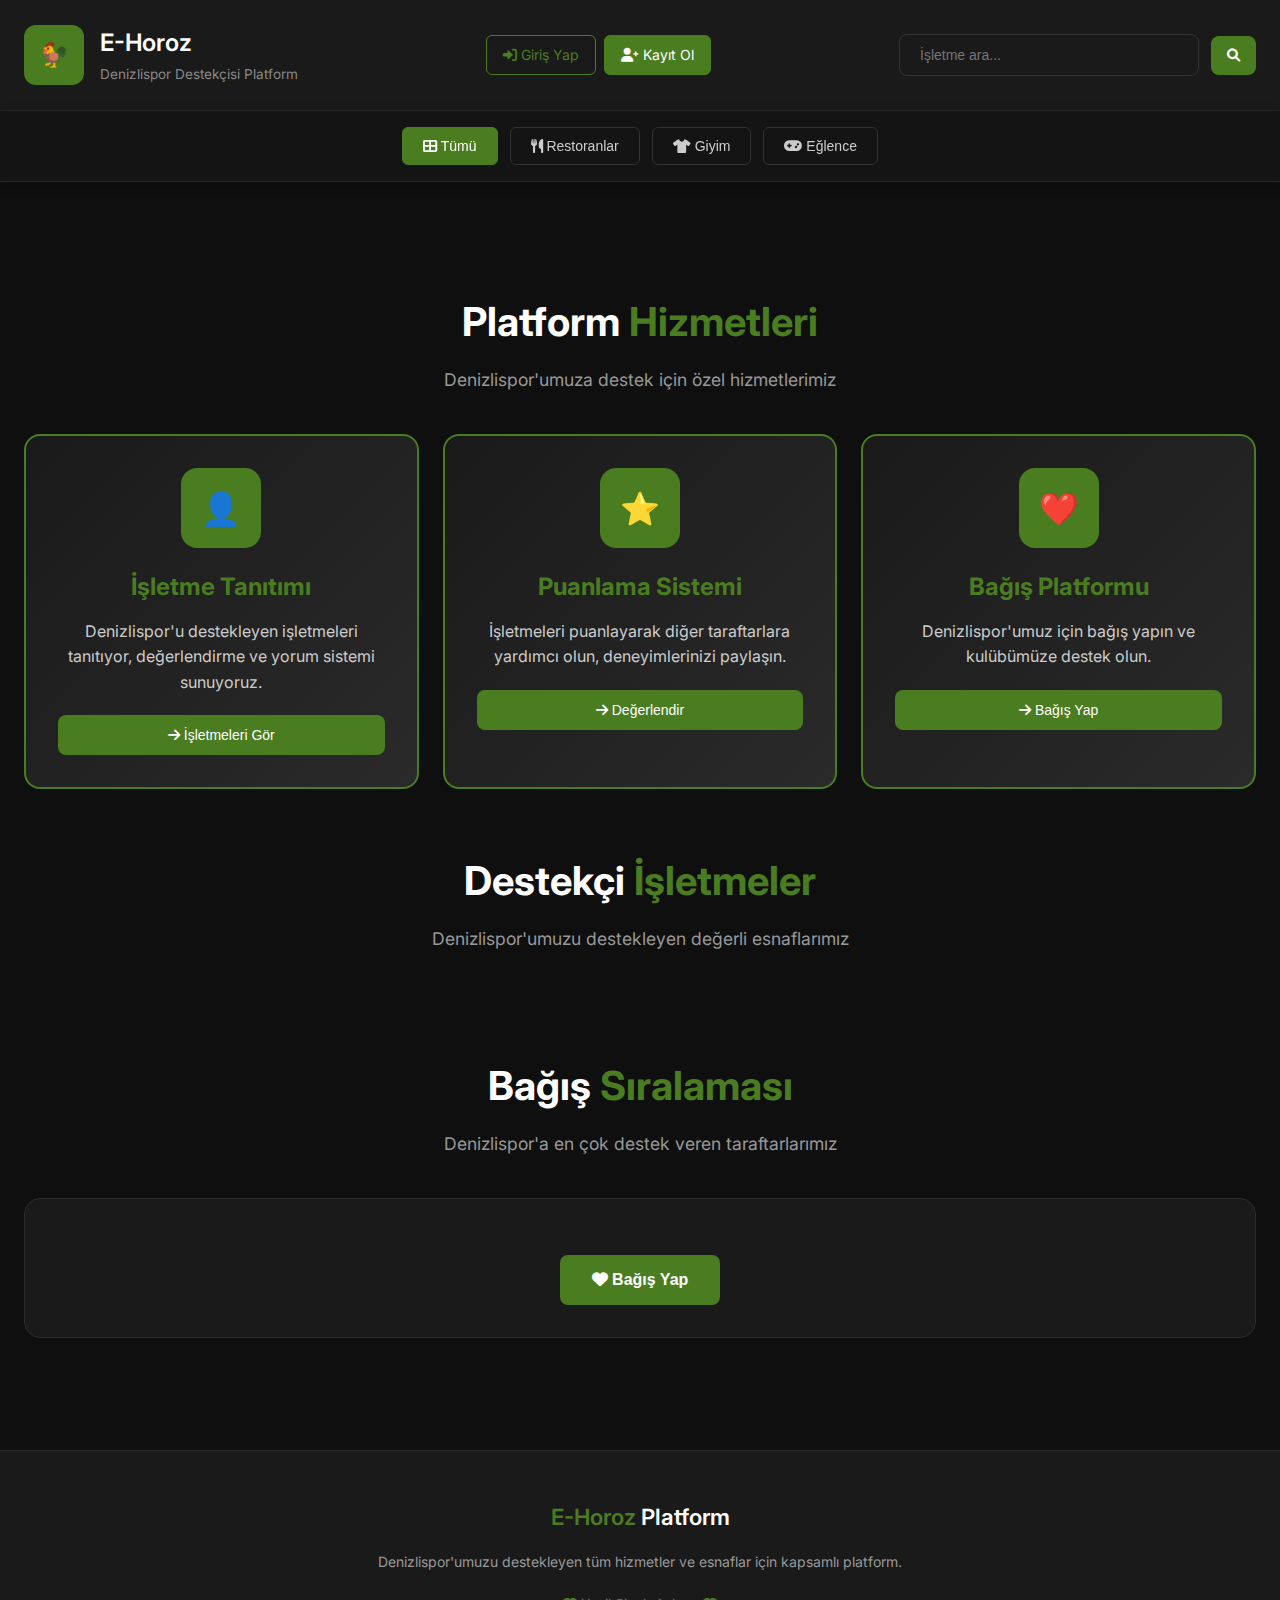
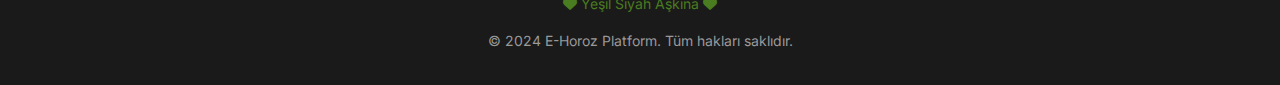
<file: index.html>
<!DOCTYPE html>
<html lang="tr">
<head>
    <meta charset="UTF-8">
    <meta name="viewport" content="width=device-width, initial-scale=1.0">
    <title>E-Horoz - Denizlispor Destekçisi İşletmeler</title>
    <link rel="stylesheet" href="https://cdnjs.cloudflare.com/ajax/libs/font-awesome/6.0.0/css/all.min.css">
    <link href="https://fonts.googleapis.com/css2?family=Inter:wght@300;400;500;600;700&display=swap" rel="stylesheet">
    <link rel="stylesheet" href="css/style.css">
</head>
<body>
    <!-- Header -->
    <header>
        <div class="container">
            <div class="header-content">
                <div class="logo">
                    <div class="logo-container">🐓</div>
                    <div class="logo-text">
                        <h1>E-Horoz</h1>
                        <p>Denizlispor Destekçisi Platform</p>
                    </div>
                </div>
                <div class="auth-buttons" id="authButtons">
                    <a href="#" class="auth-btn" onclick="openModal('loginModal')">
                        <i class="fas fa-sign-in-alt"></i> Giriş Yap
                    </a>
                    <a href="#" class="auth-btn register" onclick="openModal('registerModal')">
                        <i class="fas fa-user-plus"></i> Kayıt Ol
                    </a>
                </div>
                <div class="search-container">
                    <input type="text" class="search-box" placeholder="İşletme ara..." id="searchInput">
                    <button class="search-btn" onclick="searchBusinesses()">
                        <i class="fas fa-search"></i>
                    </button>
                </div>
            </div>
        </div>
    </header>

    <!-- Navigation -->
    <nav>
        <div class="container">
            <div class="nav-container">
                <button class="nav-btn active" onclick="showCategory('all')">
                    <i class="fas fa-th-large"></i> Tümü
                </button>
                <button class="nav-btn" onclick="showCategory('restaurants')">
                    <i class="fas fa-utensils"></i> Restoranlar
                </button>
                <button class="nav-btn" onclick="showCategory('clothing')">
                    <i class="fas fa-tshirt"></i> Giyim
                </button>
                <button class="nav-btn" onclick="showCategory('entertainment')">
                    <i class="fas fa-gamepad"></i> Eğlence
                </button>
            </div>
            <button class="mobile-nav-toggle" onclick="toggleMobileNav()">
                <i class="fas fa-bars"></i> Kategoriler
            </button>
            <div class="nav-dropdown" id="mobileNavDropdown">
                <button class="nav-btn active" onclick="showCategoryMobile('all')">
                    <i class="fas fa-th-large"></i> Tümü
                </button>
                <button class="nav-btn" onclick="showCategoryMobile('restaurants')">
                    <i class="fas fa-utensils"></i> Restoranlar
                </button>
                <button class="nav-btn" onclick="showCategoryMobile('clothing')">
                    <i class="fas fa-tshirt"></i> Giyim
                </button>
                <button class="nav-btn" onclick="showCategoryMobile('entertainment')">
                    <i class="fas fa-gamepad"></i> Eğlence
                </button>
            </div>
        </div>
    </nav>

    <!-- Main Content -->
    <main>
        <div class="container">
            <!-- Platform Hizmetleri -->
            <div class="section-header">
                <h2>Platform <span class="highlight">Hizmetleri</span></h2>
                <p>Denizlispor'umuza destek için özel hizmetlerimiz</p>
            </div>
            <div class="service-grid">
                <div class="service-card">
                    <div class="service-logo">👤</div>
                    <h3>İşletme Tanıtımı</h3>
                    <p>Denizlispor'u destekleyen işletmeleri tanıtıyor, değerlendirme ve yorum sistemi sunuyoruz.</p>
                    <button class="service-btn" onclick="scrollToBusinesses()">
                        <i class="fas fa-arrow-right"></i> İşletmeleri Gör
                    </button>
                </div>
                <div class="service-card">
                    <div class="service-logo">⭐</div>
                    <h3>Puanlama Sistemi</h3>
                    <p>İşletmeleri puanlayarak diğer taraftarlara yardımcı olun, deneyimlerinizi paylaşın.</p>
                    <button class="service-btn" onclick="scrollToBusinesses()">
                        <i class="fas fa-arrow-right"></i> Değerlendir
                    </button>
                </div>
                <div class="service-card">
                    <div class="service-logo">❤️</div>
                    <h3>Bağış Platformu</h3>
                    <p>Denizlispor'umuz için bağış yapın ve kulübümüze destek olun.</p>
                    <button class="service-btn" onclick="openModal('donationModal')">
                        <i class="fas fa-arrow-right"></i> Bağış Yap
                    </button>
                </div>
            </div>

            <!-- Destekçi İşletmeler -->
            <div class="section-header" id="businessesSection">
                <h2>Destekçi <span class="highlight">İşletmeler</span></h2>
                <p id="categoryDesc">Denizlispor'umuzu destekleyen değerli esnaflarımız</p>
            </div>
            <div class="business-grid" id="businessGrid">
                <!-- İşletmeler buraya JavaScript ile yüklenecek -->
            </div>

            <!-- Bağış Sıralaması -->
            <div class="section-header">
                <h2>Bağış <span class="highlight">Sıralaması</span></h2>
                <p>Denizlispor'a en çok destek veren taraftarlarımız</p>
            </div>
            <div class="leaderboard-container">
                <div class="leaderboard" id="donationLeaderboard">
                    <!-- Bağış sıralaması buraya yüklenecek -->
                </div>
                <button class="donate-btn" onclick="openModal('donationModal')">
                    <i class="fas fa-heart"></i> Bağış Yap
                </button>
            </div>
        </div>
    </main>

    <!-- Login Modal -->
    <div id="loginModal" class="modal">
        <div class="modal-content">
            <div class="modal-header">
                <h2><i class="fas fa-sign-in-alt"></i> Giriş Yap</h2>
                <span class="close" onclick="closeModal('loginModal')">&times;</span>
            </div>
            <div class="modal-body">
                <form id="loginForm">
                    <div class="form-group">
                        <label>Kullanıcı Adı veya E-posta</label>
                        <input type="text" class="form-control" name="username" required>
                    </div>
                    <div class="form-group">
                        <label>Şifre</label>
                        <input type="password" class="form-control" name="password" required>
                    </div>
                    <button type="submit" class="btn">
                        <i class="fas fa-sign-in-alt"></i> Giriş Yap
                    </button>
                </form>
            </div>
        </div>
    </div>

    <!-- Register Modal -->
    <div id="registerModal" class="modal">
        <div class="modal-content">
            <div class="modal-header">
                <h2><i class="fas fa-user-plus"></i> Kayıt Ol</h2>
                <span class="close" onclick="closeModal('registerModal')">&times;</span>
            </div>
            <div class="modal-body">
                <div class="tab-container">
                    <button class="tab-btn active" onclick="switchTab('userRegister')">Normal Kullanıcı</button>
                    <button class="tab-btn" onclick="switchTab('businessRegister')">İşletme Sahibi</button>
                </div>
                
                <!-- Normal Kullanıcı Kayıt -->
                <div id="userRegister" class="tab-content active">
                    <form id="userRegisterForm">
                        <div class="form-row">
                            <div class="form-group">
                                <label>Ad</label>
                                <input type="text" class="form-control" name="firstName" required>
                            </div>
                            <div class="form-group">
                                <label>Soyad</label>
                                <input type="text" class="form-control" name="lastName" required>
                            </div>
                        </div>
                        <div class="form-group">
                            <label>Kullanıcı Adı</label>
                            <input type="text" class="form-control" name="username" required>
                        </div>
                        <div class="form-group">
                            <label>E-posta</label>
                            <input type="email" class="form-control" name="email" required>
                        </div>
                        <div class="form-row">
                            <div class="form-group">
                                <label>Şifre</label>
                                <input type="password" class="form-control" name="password" required>
                            </div>
                            <div class="form-group">
                                <label>Şifre Tekrar</label>
                                <input type="password" class="form-control" name="passwordConfirm" required>
                            </div>
                        </div>
                        <button type="submit" class="btn">
                            <i class="fas fa-user-plus"></i> Kayıt Ol
                        </button>
                    </form>
                </div>

                <!-- İşletme Sahibi Kayıt -->
                <div id="businessRegister" class="tab-content">
                    <form id="businessRegisterForm">
                        <div class="form-row">
                            <div class="form-group">
                                <label>Ad</label>
                                <input type="text" class="form-control" name="firstName" required>
                            </div>
                            <div class="form-group">
                                <label>Soyad</label>
                                <input type="text" class="form-control" name="lastName" required>
                            </div>
                        </div>
                        <div class="form-group">
                            <label>İşletme Adı</label>
                            <input type="text" class="form-control" name="businessName" required>
                        </div>
                        <div class="form-group">
                            <label>Kullanıcı Adı</label>
                            <input type="text" class="form-control" name="username" required>
                        </div>
                        <div class="form-group">
                            <label>E-posta</label>
                            <input type="email" class="form-control" name="email" required>
                        </div>
                        <div class="form-row">
                            <div class="form-group">
                                <label>Şifre</label>
                                <input type="password" class="form-control" name="password" required>
                            </div>
                            <div class="form-group">
                                <label>Şifre Tekrar</label>
                                <input type="password" class="form-control" name="passwordConfirm" required>
                            </div>
                        </div>
                        <div class="form-group">
                            <label>Denizlispor Destek Belgesi</label>
                            <input type="file" class="form-control" name="supportProof" accept="image/*,.pdf" required>
                            <small>Denizlispor'u desteklediğinizi gösteren belge (fiş, makbuz, fotoğraf vb.)</small>
                        </div>
                        <button type="submit" class="btn">
                            <i class="fas fa-building"></i> İşletme Kaydı Yap
                        </button>
                    </form>
                </div>
            </div>
        </div>
    </div>

    <!-- Donation Modal -->
    <div id="donationModal" class="modal">
        <div class="modal-content">
            <div class="modal-header">
                <h2><i class="fas fa-heart"></i> Bağış Yap</h2>
                <span class="close" onclick="closeModal('donationModal')">&times;</span>
            </div>
            <div class="modal-body">
                <form id="donationForm">
                    <div class="form-group">
                        <label>E-posta Adresiniz:</label>
                        <input type="email" class="form-control" name="email" required>
                    </div>
                    <div class="form-group">
                        <label>Bağış Miktarı (₺):</label>
                        <div class="donation-amounts">
                            <button type="button" class="amount-btn" onclick="selectAmount(50)">50 ₺</button>
                            <button type="button" class="amount-btn" onclick="selectAmount(100)">100 ₺</button>
                            <button type="button" class="amount-btn" onclick="selectAmount(250)">250 ₺</button>
                            <button type="button" class="amount-btn" onclick="selectAmount(500)">500 ₺</button>
                            <button type="button" class="amount-btn" onclick="selectAmount(1000)">1000 ₺</button>
                            <button type="button" class="amount-btn" onclick="selectAmount(0)">Diğer</button>
                        </div>
                        <input type="number" class="form-control" name="amount" id="donationAmount" min="10" required>
                    </div>
                    <div class="form-group">
                        <label>Mesajınız (İsteğe bağlı):</label>
                        <textarea class="form-control" name="message" rows="3" placeholder="Denizlispor'a destek mesajınızı yazabilirsiniz..."></textarea>
                    </div>
                    <div class="bank-info">
                        <h4><i class="fas fa-university"></i> Banka Bilgileri</h4>
                        <div class="bank-detail">
                            <span>IBAN:</span>
                            <strong id="bankIban">TR32 0006 4000 0011 2345 6789 01</strong>
                            <button type="button" class="copy-btn" onclick="copyIban()">
                                <i class="fas fa-copy"></i>
                            </button>
                        </div>
                    </div>
                    <div class="payment-instructions">
                        <h5>Ödeme Talimatları:</h5>
                        <ol>
                            <li>Yukarıdaki forma bilgilerinizi girin</li>
                            <li>IBAN numarasını kopyalayın</li>
                            <li>Banka uygulamanızdan ödemeyi gerçekleştirin</li>
                            <li>Ödeme makbuzunu yükleyin</li>
                            <li>Onay sürecini bekleyin</li>
                        </ol>
                    </div>
                    <div class="form-group">
                        <label>Ödeme Makbuzu:</label>
                        <input type="file" class="form-control" name="paymentProof" accept="image/*,.pdf" required>
                        <small>Banka havalesi makbuzunu yükleyin</small>
                    </div>
                    <button type="submit" class="btn">
                        <i class="fas fa-heart"></i> Bağış Yap
                    </button>
                </form>
            </div>
        </div>
    </div>

    <!-- Business Detail Modal -->
    <div id="businessDetailModal" class="modal business-detail-modal">
        <div class="modal-content">
            <div class="modal-header">
                <h2 id="detailModalTitle"><i class="fas fa-store"></i> İşletme Detayları</h2>
                <span class="close" onclick="closeModal('businessDetailModal')">&times;</span>
            </div>
            <div class="modal-body">
                <div class="business-detail-header">
                    <div class="business-detail-logo" id="detailLogo">🍽️</div>
                    <h2 id="detailName">İşletme Adı</h2>
                    <div class="business-rating">
                        <div class="stars" id="detailStars">★★★★☆</div>
                        <span class="rating-score" id="detailRating">4.2</span>
                        <span class="rating-count" id="detailReviewCount">(128 değerlendirme)</span>
                    </div>
                </div>
                <div class="business-tabs">
                    <button class="business-tab-btn active" onclick="switchBusinessTab('info')">Bilgiler</button>
                    <button class="business-tab-btn" onclick="switchBusinessTab('photos')">Fotoğraflar</button>
                    <button class="business-tab-btn" onclick="switchBusinessTab('reviews')">Yorumlar</button>
                    <button class="business-tab-btn" onclick="switchBusinessTab('discount')">İndirim</button>
                </div>
                
                <!-- Bilgiler Tab -->
                <div id="info" class="business-tab-content active">
                    <div class="business-description">
                        <h4>Hakkımızda</h4>
                        <p id="detailDescription">Bu işletme hakkında detaylı bilgiler...</p>
                    </div>
                    <div class="detail-item">
                        <i class="fas fa-phone"></i>
                        <a href="#" class="phone-number" id="detailPhone">+90 258 123 ***7</a>
                    </div>
                    <div class="detail-item">
                        <i class="fas fa-map-marker-alt"></i>
                        <span id="detailAddress">Adres bilgisi</span>
                    </div>
                    <div class="detail-item">
                        <i class="fas fa-globe"></i>
                        <a href="#" target="_blank" id="detailWebsite" style="color: #4a7c20;">Web sitesi</a>
                    </div>
                </div>
                
                <!-- Fotoğraflar Tab -->
                <div id="photos" class="business-tab-content">
                    <div class="photo-gallery" id="photoGallery">
                        <!-- Fotoğraflar buraya yüklenecek -->
                    </div>
                </div>
                
                <!-- Yorumlar Tab -->
                <div id="reviews" class="business-tab-content">
                    <div class="reviews-section">
                        <div class="add-review-section" id="addReviewSection" style="display: none;">
                            <h4>Yorum Yap</h4>
                            <form id="reviewForm">
                                <div class="star-rating" id="starRating">
                                    <span class="star" data-rating="1">⭐</span>
                                    <span class="star" data-rating="2">⭐</span>
                                    <span class="star" data-rating="3">⭐</span>
                                    <span class="star" data-rating="4">⭐</span>
                                    <span class="star" data-rating="5">⭐</span>
                                </div>
                                <textarea class="form-control" name="reviewText" rows="3" placeholder="Yorumunuzu yazın..." required></textarea>
                                <button type="submit" class="btn">Yorum Gönder</button>
                            </form>
                        </div>
                        <div id="reviewsList">
                            <!-- Yorumlar buraya yüklenecek -->
                        </div>
                    </div>
                </div>
                
                <!-- İndirim Tab -->
                <div id="discount" class="business-tab-content">
                    <div class="discount-section">
                        <h3 style="color: white; margin-bottom: 20px;">Özel İndirim Kodu</h3>
                        <div class="discount-box" id="discountBox" onclick="revealDiscount()">
                            <div class="gift-icon">🎁</div>
                            <p style="color: white; font-size: 1.1rem;">Hediye Paketini Aç!</p>
                            <p style="color: rgba(255,255,255,0.7); font-size: 0.9rem;">Tıklayarak özel indirim kodunu keşfet</p>
                        </div>
                        <div id="discountRevealed" class="discount-revealed" style="display: none;">
                            <p>🎉 Tebrikler! İndirim Kodunuz:</p>
                            <h2 id="discountCode">DENIZLI20</h2>
                            <p>%20 İndirim - Mağazada gösterin!</p>
                            <button type="button" class="btn" onclick="copyDiscountCode()">
                                <i class="fas fa-copy"></i> Kodu Kopyala
                            </button>
                        </div>
                    </div>
                </div>
            </div>
        </div>
    </div>

    <!-- User Settings Modal -->
    <div id="userSettingsModal" class="modal">
        <div class="modal-content">
            <div class="modal-header">
                <h2><i class="fas fa-cog"></i> Hesap Ayarları</h2>
                <span class="close" onclick="closeModal('userSettingsModal')">&times;</span>
            </div>
            <div class="modal-body">
                <form id="userSettingsForm">
                    <div class="form-group">
                        <label>Yeni Kullanıcı Adı</label>
                        <input type="text" class="form-control" name="newUsername">
                        <small>Boş bırakırsanız değişmez - Admin onayı gerekir</small>
                    </div>
                    <div class="form-group">
                        <label>Yeni E-posta</label>
                        <input type="email" class="form-control" name="newEmail">
                        <small>Boş bırakırsanız değişmez - Admin onayı gerekir</small>
                    </div>
                    <div class="form-group">
                        <label>Yeni Şifre</label>
                        <input type="password" class="form-control" name="newPassword">
                        <small>Boş bırakırsanız değişmez - Admin onayı gerekir</small>
                    </div>
                    <div class="form-group">
                        <label>Yeni Şifre Tekrar</label>
                        <input type="password" class="form-control" name="newPasswordConfirm">
                    </div>
                    <div class="form-group">
                        <label>Mevcut Şifre (Doğrulama)</label>
                        <input type="password" class="form-control" name="currentPassword" required>
                        <small>Değişiklikleri onaylamak için mevcut şifrenizi girin</small>
                    </div>
                    <button type="submit" class="btn">
                        <i class="fas fa-save"></i> Değişiklikleri Kaydet
                    </button>
                </form>
            </div>
        </div>
    </div>

    <!-- Success Modal -->
    <div id="successModal" class="modal">
        <div class="modal-content">
            <div class="modal-header">
                <h2><i class="fas fa-check-circle"></i> Başarılı</h2>
                <span class="close" onclick="closeModal('successModal')">&times;</span>
            </div>
            <div class="modal-body">
                <div class="success-message">
                    <i class="fas fa-check-circle"></i>
                    <h3 id="successMessage">İşlem başarılı!</h3>
                    <p id="successDescription">İşleminiz başarıyla tamamlandı.</p>
                </div>
                <button type="button" class="btn" onclick="closeModal('successModal')">
                    <i class="fas fa-times"></i> Kapat
                </button>
            </div>
        </div>
    </div>

    <!-- Footer -->
    <footer>
        <div class="container">
            <div class="footer-content">
                <h3><span class="highlight">E-Horoz</span> Platform</h3>
                <p>Denizlispor'umuzu destekleyen tüm hizmetler ve esnaflar için kapsamlı platform.</p>
                <p style="margin-top: 20px; color: #4a7c20;">
                    <i class="fas fa-heart"></i> Yeşil Siyah Aşkına <i class="fas fa-heart"></i>
                </p>
                <p style="margin-top: 15px;">
                    © 2024 E-Horoz Platform. Tüm hakları saklıdır.
                </p>
            </div>
        </div>
    </footer>

    <script src="js/main.js"></script>
</body>
</html>
</file>
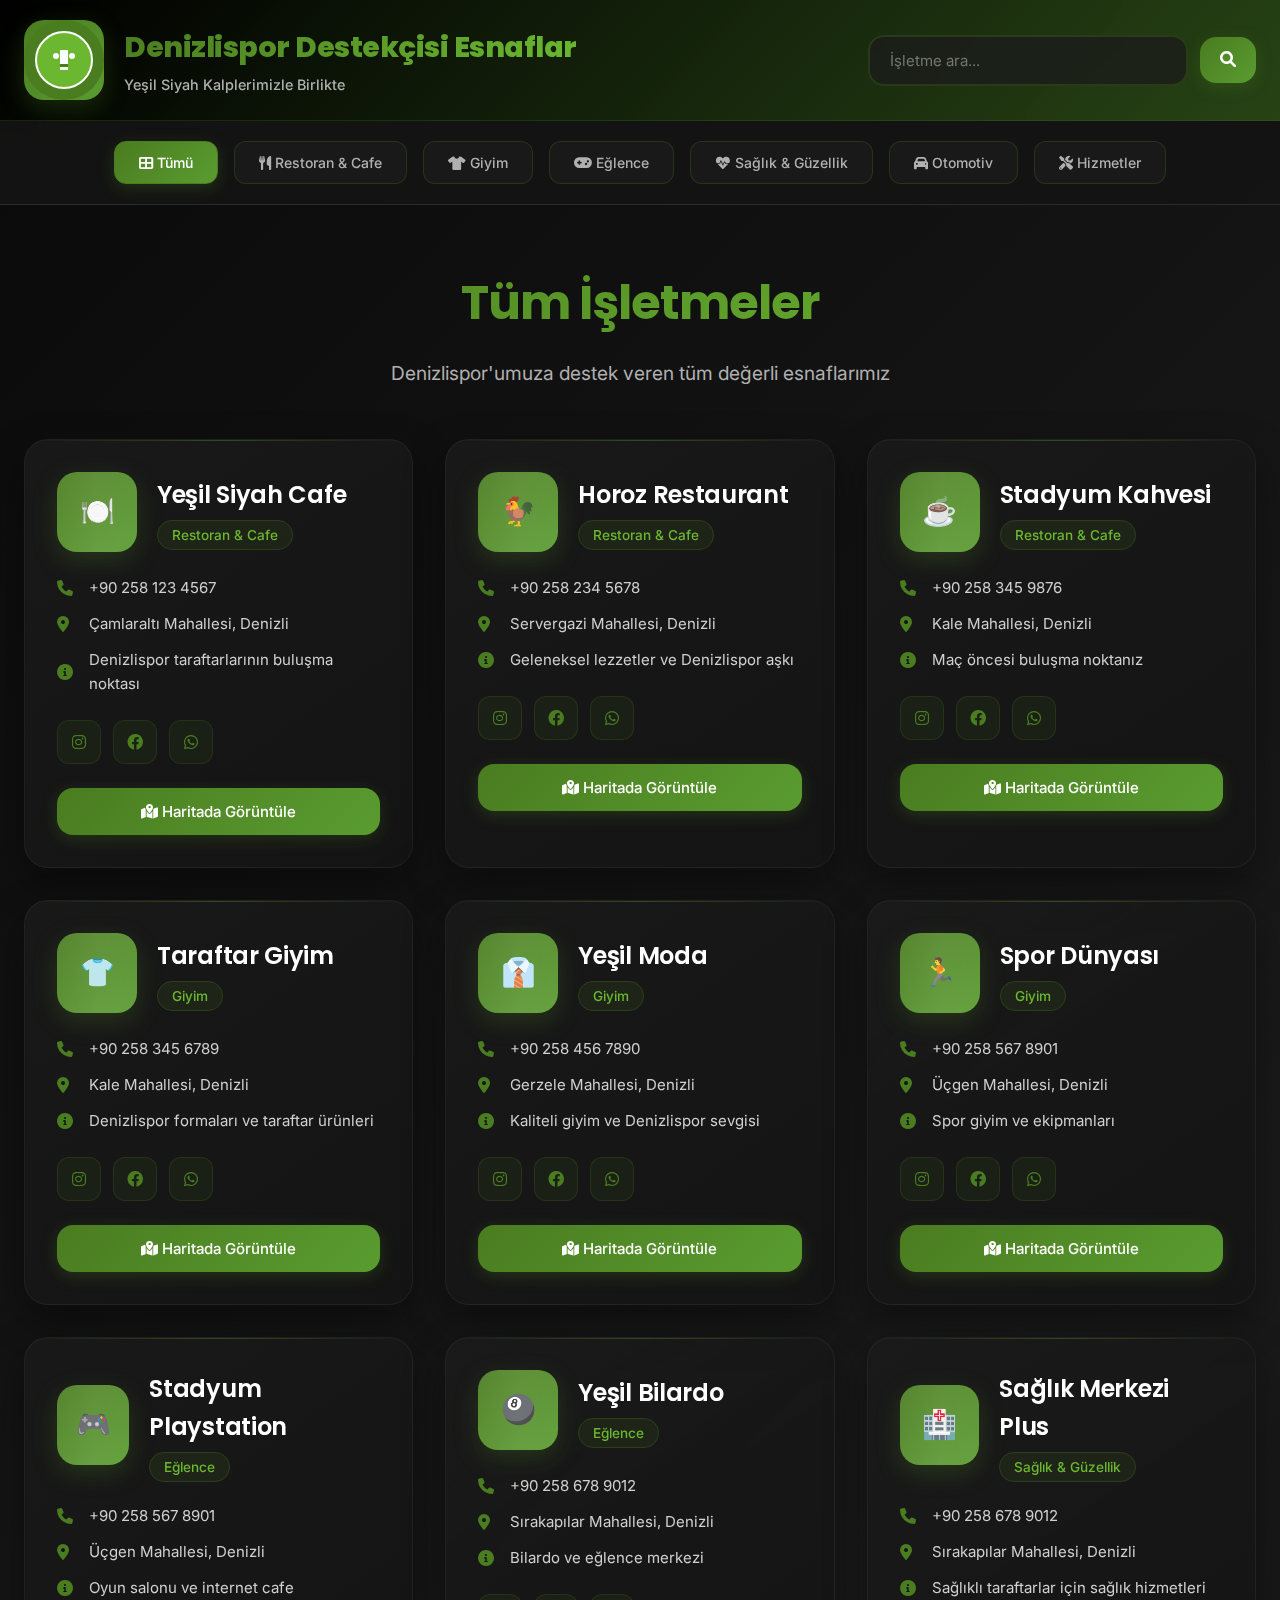
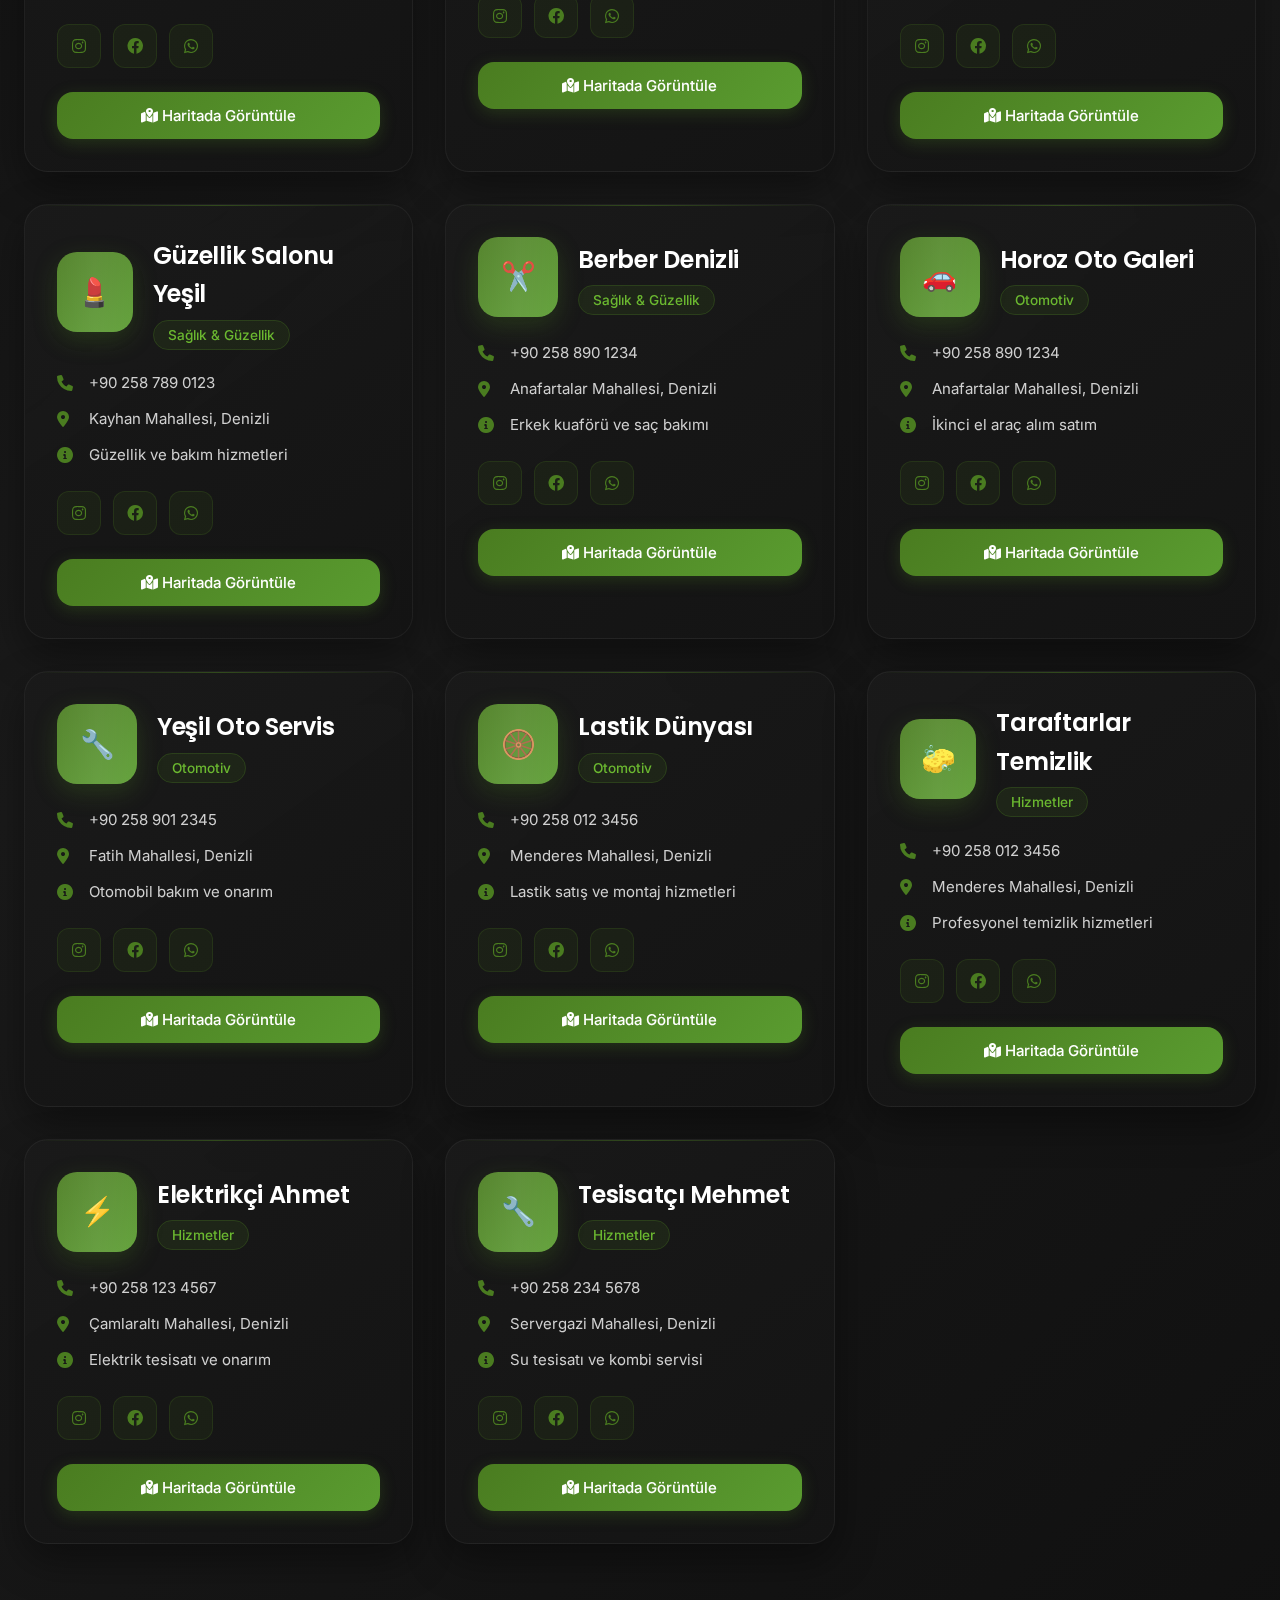
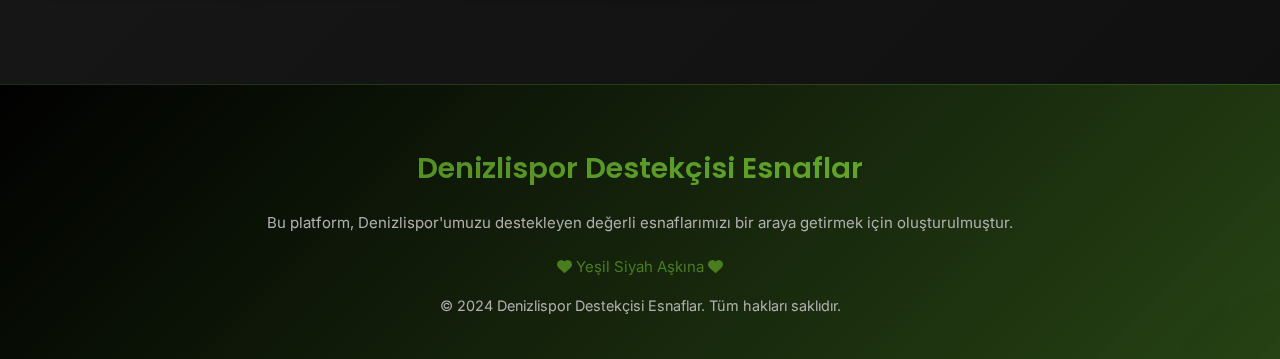
<file: site.html>
<!DOCTYPE html>
<html lang="tr">
<head>
    <meta charset="UTF-8">
    <meta name="viewport" content="width=device-width, initial-scale=1.0">
    <title>Denizlispor Destekçisi Esnaflar</title>
    <link rel="stylesheet" href="https://cdnjs.cloudflare.com/ajax/libs/font-awesome/6.0.0/css/all.min.css">
    <link href="https://fonts.googleapis.com/css2?family=Inter:wght@300;400;500;600;700;800&family=Poppins:wght@400;500;600;700;800&display=swap" rel="stylesheet">
    <style>
        * {
            margin: 0;
            padding: 0;
            box-sizing: border-box;
        }

        body {
            font-family: 'Inter', -apple-system, BlinkMacSystemFont, 'Segoe UI', sans-serif;
            background: linear-gradient(135deg, #0a0a0a 0%, #1a1a1a 50%, #0f0f0f 100%);
            color: #ffffff;
            line-height: 1.6;
            overflow-x: hidden;
        }

        .container {
            max-width: 1400px;
            margin: 0 auto;
            padding: 0 24px;
        }

        /* Header */
        header {
            background: linear-gradient(135deg, rgba(0,0,0,0.95) 0%, rgba(45,80,22,0.8) 100%);
            backdrop-filter: blur(20px);
            padding: 20px 0;
            box-shadow: 0 8px 32px rgba(0,0,0,0.4);
            border-bottom: 1px solid rgba(74, 124, 32, 0.3);
        }

        .header-content {
            display: flex;
            justify-content: space-between;
            align-items: center;
            flex-wrap: wrap;
            gap: 20px;
        }

        .logo {
            display: flex;
            align-items: center;
            gap: 20px;
        }

        .logo-container {
            position: relative;
            width: 80px;
            height: 80px;
            background: linear-gradient(135deg, #4a7c20, #5a9c30);
            border-radius: 20px;
            display: flex;
            align-items: center;
            justify-content: center;
            box-shadow: 0 8px 24px rgba(74, 124, 32, 0.3);
            overflow: hidden;
        }

        .logo-img {
            width: 100%;
            height: 100%;
            object-fit: cover;
            border-radius: 16px;
        }

        .logo-text h1 {
            font-family: 'Poppins', sans-serif;
            background: linear-gradient(135deg, #4a7c20, #6bb830);
            -webkit-background-clip: text;
            -webkit-text-fill-color: transparent;
            background-clip: text;
            font-size: 1.8rem;
            font-weight: 800;
            letter-spacing: -0.5px;
        }

        .logo-text p {
            color: #b0b0b0;
            font-size: 0.9rem;
            font-weight: 500;
            margin-top: 2px;
        }

        .search-container {
            display: flex;
            gap: 12px;
            align-items: center;
        }

        .search-box {
            padding: 14px 20px;
            border: 2px solid rgba(74, 124, 32, 0.3);
            background: rgba(26, 26, 26, 0.8);
            backdrop-filter: blur(10px);
            color: white;
            border-radius: 16px;
            outline: none;
            width: 320px;
            font-size: 15px;
            transition: all 0.3s ease;
            font-family: 'Inter', sans-serif;
        }

        .search-box:focus {
            border-color: #4a7c20;
            box-shadow: 0 0 0 4px rgba(74, 124, 32, 0.1);
            background: rgba(26, 26, 26, 0.95);
        }

        .search-btn {
            padding: 14px 20px;
            background: linear-gradient(135deg, #4a7c20, #5a9c30);
            color: white;
            border: none;
            border-radius: 16px;
            cursor: pointer;
            transition: all 0.3s ease;
            font-size: 16px;
            box-shadow: 0 4px 16px rgba(74, 124, 32, 0.3);
        }

        .search-btn:hover {
            transform: translateY(-2px);
            box-shadow: 0 8px 24px rgba(74, 124, 32, 0.4);
        }

        /* Navigation */
        nav {
            background: rgba(20, 20, 20, 0.9);
            backdrop-filter: blur(20px);
            padding: 20px 0;
            position: sticky;
            top: 0;
            z-index: 100;
            border-bottom: 1px solid rgba(255, 255, 255, 0.1);
        }

        .nav-container {
            display: flex;
            justify-content: center;
            flex-wrap: wrap;
            gap: 16px;
        }

        .nav-btn {
            padding: 12px 24px;
            background: rgba(26, 26, 26, 0.8);
            color: #b0b0b0;
            border: 1px solid rgba(74, 124, 32, 0.3);
            border-radius: 12px;
            cursor: pointer;
            transition: all 0.3s ease;
            font-size: 14px;
            font-weight: 500;
            font-family: 'Inter', sans-serif;
            backdrop-filter: blur(10px);
        }

        .nav-btn:hover {
            background: rgba(74, 124, 32, 0.1);
            border-color: #4a7c20;
            color: #ffffff;
            transform: translateY(-1px);
        }

        .nav-btn.active {
            background: linear-gradient(135deg, #4a7c20, #5a9c30);
            border-color: #4a7c20;
            color: #ffffff;
            box-shadow: 0 4px 16px rgba(74, 124, 32, 0.3);
        }

        /* Main Content */
        main {
            padding: 60px 0;
            min-height: 60vh;
        }

        .category-header {
            text-align: center;
            margin-bottom: 50px;
        }

        .category-header h2 {
            font-family: 'Poppins', sans-serif;
            font-size: 3rem;
            font-weight: 700;
            background: linear-gradient(135deg, #4a7c20, #6bb830);
            -webkit-background-clip: text;
            -webkit-text-fill-color: transparent;
            background-clip: text;
            margin-bottom: 16px;
            letter-spacing: -1px;
        }

        .category-header p {
            font-size: 1.2rem;
            color: #b0b0b0;
            font-weight: 400;
        }

        /* Business Grid */
        .business-grid {
            display: grid;
            grid-template-columns: repeat(auto-fit, minmax(380px, 1fr));
            gap: 32px;
            margin-top: 40px;
        }

        .business-card {
            background: linear-gradient(145deg, rgba(26, 26, 26, 0.9), rgba(20, 20, 20, 0.95));
            backdrop-filter: blur(20px);
            border-radius: 24px;
            padding: 32px;
            box-shadow: 0 16px 40px rgba(0,0,0,0.4);
            transition: all 0.4s ease;
            border: 1px solid rgba(255, 255, 255, 0.05);
            position: relative;
            overflow: hidden;
        }

        .business-card::before {
            content: '';
            position: absolute;
            top: 0;
            left: 0;
            right: 0;
            height: 1px;
            background: linear-gradient(90deg, transparent, rgba(74, 124, 32, 0.5), transparent);
        }

        .business-card:hover {
            transform: translateY(-12px);
            box-shadow: 0 24px 60px rgba(74, 124, 32, 0.2);
            border-color: rgba(74, 124, 32, 0.3);
        }

        .business-header {
            display: flex;
            align-items: center;
            gap: 20px;
            margin-bottom: 24px;
        }

        .business-logo {
            width: 80px;
            height: 80px;
            background: linear-gradient(135deg, #4a7c20, #5a9c30);
            border-radius: 20px;
            display: flex;
            align-items: center;
            justify-content: center;
            font-size: 28px;
            color: white;
            font-weight: 700;
            box-shadow: 0 8px 24px rgba(74, 124, 32, 0.3);
            position: relative;
            overflow: hidden;
        }

        .business-logo::before {
            content: '';
            position: absolute;
            top: -50%;
            left: -50%;
            width: 200%;
            height: 200%;
            background: linear-gradient(45deg, transparent, rgba(255,255,255,0.1), transparent);
            transform: rotate(45deg);
            transition: all 0.5s;
        }

        .business-card:hover .business-logo::before {
            animation: shine 0.8s ease-in-out;
        }

        @keyframes shine {
            0% { transform: translateX(-100%) translateY(-100%) rotate(45deg); }
            100% { transform: translateX(100%) translateY(100%) rotate(45deg); }
        }

        .business-info h3 {
            font-family: 'Poppins', sans-serif;
            color: #ffffff;
            font-size: 1.5rem;
            font-weight: 600;
            margin-bottom: 8px;
            letter-spacing: -0.3px;
        }

        .category-tag {
            background: rgba(74, 124, 32, 0.15);
            color: #6bb830;
            padding: 6px 14px;
            border-radius: 20px;
            font-size: 0.85rem;
            font-weight: 500;
            border: 1px solid rgba(74, 124, 32, 0.3);
        }

        .business-details {
            margin: 24px 0;
        }

        .detail-item {
            display: flex;
            align-items: center;
            gap: 12px;
            margin: 12px 0;
            color: #d0d0d0;
            font-size: 15px;
        }

        .detail-item i {
            color: #4a7c20;
            width: 20px;
            font-size: 16px;
        }

        .detail-item a {
            color: #d0d0d0;
            text-decoration: none;
            transition: color 0.3s ease;
        }

        .detail-item a:hover {
            color: #4a7c20;
        }

        .social-links {
            display: flex;
            gap: 12px;
            margin: 24px 0;
        }

        .social-link {
            display: flex;
            align-items: center;
            justify-content: center;
            width: 44px;
            height: 44px;
            background: rgba(74, 124, 32, 0.1);
            color: #4a7c20;
            border-radius: 12px;
            text-decoration: none;
            transition: all 0.3s ease;
            border: 1px solid rgba(74, 124, 32, 0.2);
        }

        .social-link:hover {
            background: #4a7c20;
            color: white;
            transform: translateY(-2px);
            box-shadow: 0 4px 12px rgba(74, 124, 32, 0.3);
        }

        .maps-btn {
            width: 100%;
            padding: 14px 20px;
            background: linear-gradient(135deg, #4a7c20, #5a9c30);
            color: white;
            border: none;
            border-radius: 16px;
            cursor: pointer;
            font-size: 15px;
            font-weight: 500;
            transition: all 0.3s ease;
            box-shadow: 0 4px 16px rgba(74, 124, 32, 0.3);
            font-family: 'Inter', sans-serif;
        }

        .maps-btn:hover {
            transform: translateY(-2px);
            box-shadow: 0 8px 24px rgba(74, 124, 32, 0.4);
        }

        /* Footer */
        footer {
            background: linear-gradient(135deg, rgba(0,0,0,0.95) 0%, rgba(45,80,22,0.8) 100%);
            backdrop-filter: blur(20px);
            padding: 60px 0 30px;
            margin-top: 80px;
            border-top: 1px solid rgba(74, 124, 32, 0.3);
        }

        .footer-content {
            text-align: center;
        }

        .footer-content h3 {
            font-family: 'Poppins', sans-serif;
            background: linear-gradient(135deg, #4a7c20, #6bb830);
            -webkit-background-clip: text;
            -webkit-text-fill-color: transparent;
            background-clip: text;
            margin-bottom: 20px;
            font-size: 1.8rem;
            font-weight: 600;
        }

        .footer-content p {
            color: #b0b0b0;
            margin-bottom: 12px;
            font-size: 15px;
        }

        /* Responsive */
        @media (max-width: 768px) {
            .header-content {
                flex-direction: column;
                text-align: center;
            }

            .search-box {
                width: 280px;
            }

            .nav-container {
                flex-direction: column;
                align-items: center;
            }

            .business-grid {
                grid-template-columns: 1fr;
            }

            .category-header h2 {
                font-size: 2.2rem;
            }

            .logo-text h1 {
                font-size: 1.5rem;
            }
        }

        .hidden {
            display: none;
        }

        /* Loading Animation */
        .loading {
            text-align: center;
            padding: 60px;
            color: #4a7c20;
            font-size: 1.2rem;
        }

        .spinner {
            border: 4px solid rgba(74, 124, 32, 0.1);
            border-top: 4px solid #4a7c20;
            border-radius: 50%;
            width: 50px;
            height: 50px;
            animation: spin 1s linear infinite;
            margin: 20px auto;
        }

        @keyframes spin {
            0% { transform: rotate(0deg); }
            100% { transform: rotate(360deg); }
        }

        /* Glassmorphism effects */
        .glass {
            background: rgba(255, 255, 255, 0.05);
            backdrop-filter: blur(10px);
            border: 1px solid rgba(255, 255, 255, 0.1);
        }
    </style>
</head>
<body>
    <!-- Header -->
    <header>
        <div class="container">
            <div class="header-content">
                <div class="logo">
                    <div class="logo-container">
                        <img src="[data-uri]" 
                             alt="Denizlispor Destekçisi Esnaflar" class="logo-img">
                    </div>
                    <div class="logo-text">
                        <h1>Denizlispor Destekçisi Esnaflar</h1>
                        <p>Yeşil Siyah Kalplerimizle Birlikte</p>
                    </div>
                </div>
                <div class="search-container">
                    <input type="text" class="search-box" placeholder="İşletme ara..." id="searchInput">
                    <button class="search-btn" onclick="searchBusinesses()">
                        <i class="fas fa-search"></i>
                    </button>
                </div>
            </div>
        </div>
    </header>

    <!-- Navigation -->
    <nav>
        <div class="container">
            <div class="nav-container">
                <button class="nav-btn active" onclick="showCategory('all')">
                    <i class="fas fa-th-large"></i> Tümü
                </button>
                <button class="nav-btn" onclick="showCategory('restaurant')">
                    <i class="fas fa-utensils"></i> Restoran & Cafe
                </button>
                <button class="nav-btn" onclick="showCategory('clothing')">
                    <i class="fas fa-tshirt"></i> Giyim
                </button>
                <button class="nav-btn" onclick="showCategory('entertainment')">
                    <i class="fas fa-gamepad"></i> Eğlence
                </button>
                <button class="nav-btn" onclick="showCategory('health')">
                    <i class="fas fa-heartbeat"></i> Sağlık & Güzellik
                </button>
                <button class="nav-btn" onclick="showCategory('automotive')">
                    <i class="fas fa-car"></i> Otomotiv
                </button>
                <button class="nav-btn" onclick="showCategory('services')">
                    <i class="fas fa-tools"></i> Hizmetler
                </button>
            </div>
        </div>
    </nav>

    <!-- Main Content -->
    <main>
        <div class="container">
            <div class="category-header">
                <h2 id="categoryTitle">Tüm İşletmeler</h2>
                <p id="categoryDesc">Denizlispor'umuza destek veren tüm değerli esnaflarımız</p>
            </div>

            <div class="business-grid" id="businessGrid">
                <!-- İşletmeler buraya JavaScript ile yüklenecek -->
            </div>
        </div>
    </main>

    <!-- Footer -->
    <footer>
        <div class="container">
            <div class="footer-content">
                <h3>Denizlispor Destekçisi Esnaflar</h3>
                <p>Bu platform, Denizlispor'umuzu destekleyen değerli esnaflarımızı bir araya getirmek için oluşturulmuştur.</p>
                <p style="margin-top: 20px; color: #4a7c20;">
                    <i class="fas fa-heart"></i> Yeşil Siyah Aşkına <i class="fas fa-heart"></i>
                </p>
                <p style="margin-top: 15px; font-size: 0.9rem;">
                    © 2024 Denizlispor Destekçisi Esnaflar. Tüm hakları saklıdır.
                </p>
            </div>
        </div>
    </footer>

    <script>
        // Geliştirilmiş işletme verileri - Modern logolarla
        const businesses = [
            // Restoran & Cafe
            {
                id: 1,
                name: "Yeşil Siyah Cafe",
                category: "restaurant",
                logo: "🍽️",
                phone: "+90 258 123 4567",
                address: "Çamlaraltı Mahallesi, Denizli",
                description: "Denizlispor taraftarlarının buluşma noktası",
                social: {
                    instagram: "#",
                    facebook: "#",
                    whatsapp: "tel:+902581234567"
                },
                maps: "https://maps.google.com"
            },
            {
                id: 2,
                name: "Horoz Restaurant",
                category: "restaurant",
                logo: "🐓",
                phone: "+90 258 234 5678",
                address: "Servergazi Mahallesi, Denizli",
                description: "Geleneksel lezzetler ve Denizlispor aşkı",
                social: {
                    instagram: "#",
                    facebook: "#",
                    whatsapp: "tel:+902582345678"
                },
                maps: "https://maps.google.com"
            },
            {
                id: 3,
                name: "Stadyum Kahvesi",
                category: "restaurant",
                logo: "☕",
                phone: "+90 258 345 9876",
                address: "Kale Mahallesi, Denizli",
                description: "Maç öncesi buluşma noktanız",
                social: {
                    instagram: "#",
                    facebook: "#",
                    whatsapp: "tel:+902583459876"
                },
                maps: "https://maps.google.com"
            },
            // Giyim
            {
                id: 4,
                name: "Taraftar Giyim",
                category: "clothing",
                logo: "👕",
                phone: "+90 258 345 6789",
                address: "Kale Mahallesi, Denizli",
                description: "Denizlispor formaları ve taraftar ürünleri",
                social: {
                    instagram: "#",
                    facebook: "#",
                    whatsapp: "tel:+902583456789"
                },
                maps: "https://maps.google.com"
            },
            {
                id: 5,
                name: "Yeşil Moda",
                category: "clothing",
                logo: "👔",
                phone: "+90 258 456 7890",
                address: "Gerzele Mahallesi, Denizli",
                description: "Kaliteli giyim ve Denizlispor sevgisi",
                social: {
                    instagram: "#",
                    facebook: "#",
                    whatsapp: "tel:+902584567890"
                },
                maps: "https://maps.google.com"
            },
            {
                id: 6,
                name: "Spor Dünyası",
                category: "clothing",
                logo: "🏃",
                phone: "+90 258 567 8901",
                address: "Üçgen Mahallesi, Denizli",
                description: "Spor giyim ve ekipmanları",
                social: {
                    instagram: "#",
                    facebook: "#",
                    whatsapp: "tel:+902585678901"
                },
                maps: "https://maps.google.com"
            },
            // Eğlence
            {
                id: 7,
                name: "Stadyum Playstation",
                category: "entertainment",
                logo: "🎮",
                phone: "+90 258 567 8901",
                address: "Üçgen Mahallesi, Denizli",
                description: "Oyun salonu ve internet cafe",
                social: {
                    instagram: "#",
                    facebook: "#",
                    whatsapp: "tel:+902585678901"
                },
                maps: "https://maps.google.com"
            },
            {
                id: 8,
                name: "Yeşil Bilardo",
                category: "entertainment",
                logo: "🎱",
                phone: "+90 258 678 9012",
                address: "Sırakapılar Mahallesi, Denizli",
                description: "Bilardo ve eğlence merkezi",
                social: {
                    instagram: "#",
                    facebook: "#",
                    whatsapp: "tel:+902586789012"
                },
                maps: "https://maps.google.com"
            },
            // Sağlık & Güzellik
            {
                id: 9,
                name: "Sağlık Merkezi Plus",
                category: "health",
                logo: "🏥",
                phone: "+90 258 678 9012",
                address: "Sırakapılar Mahallesi, Denizli",
                description: "Sağlıklı taraftarlar için sağlık hizmetleri",
                social: {
                    instagram: "#",
                    facebook: "#",
                    whatsapp: "tel:+902586789012"
                },
                maps: "https://maps.google.com"
            },
            {
                id: 10,
                name: "Güzellik Salonu Yeşil",
                category: "health",
                logo: "💄",
                phone: "+90 258 789 0123",
                address: "Kayhan Mahallesi, Denizli",
                description: "Güzellik ve bakım hizmetleri",
                social: {
                    instagram: "#",
                    facebook: "#",
                    whatsapp: "tel:+902587890123"
                },
                maps: "https://maps.google.com"
            },
            {
                id: 11,
                name: "Berber Denizli",
                category: "health",
                logo: "✂️",
                phone: "+90 258 890 1234",
                address: "Anafartalar Mahallesi, Denizli",
                description: "Erkek kuaförü ve saç bakımı",
                social: {
                    instagram: "#",
                    facebook: "#",
                    whatsapp: "tel:+902588901234"
                },
                maps: "https://maps.google.com"
            },
            // Otomotiv
            {
                id: 12,
                name: "Horoz Oto Galeri",
                category: "automotive",
                logo: "🚗",
                phone: "+90 258 890 1234",
                address: "Anafartalar Mahallesi, Denizli",
                description: "İkinci el araç alım satım",
                social: {
                    instagram: "#",
                    facebook: "#",
                    whatsapp: "tel:+902588901234"
                },
                maps: "https://maps.google.com"
            },
            {
                id: 13,
                name: "Yeşil Oto Servis",
                category: "automotive",
                logo: "🔧",
                phone: "+90 258 901 2345",
                address: "Fatih Mahallesi, Denizli",
                description: "Otomobil bakım ve onarım",
                social: {
                    instagram: "#",
                    facebook: "#",
                    whatsapp: "tel:+902589012345"
                },
                maps: "https://maps.google.com"
            },
            {
                id: 14,
                name: "Lastik Dünyası",
                category: "automotive",
                logo: "🛞",
                phone: "+90 258 012 3456",
                address: "Menderes Mahallesi, Denizli",
                description: "Lastik satış ve montaj hizmetleri",
                social: {
                    instagram: "#",
                    facebook: "#",
                    whatsapp: "tel:+902580123456"
                },
                maps: "https://maps.google.com"
            },
            // Hizmetler
            {
                id: 15,
                name: "Taraftarlar Temizlik",
                category: "services",
                logo: "🧽",
                phone: "+90 258 012 3456",
                address: "Menderes Mahallesi, Denizli",
                description: "Profesyonel temizlik hizmetleri",
                social: {
                    instagram: "#",
                    facebook: "#",
                    whatsapp: "tel:+902580123456"
                },
                maps: "https://maps.google.com"
            },
            {
                id: 16,
                name: "Elektrikçi Ahmet",
                category: "services",
                logo: "⚡",
                phone: "+90 258 123 4567",
                address: "Çamlaraltı Mahallesi, Denizli",
                description: "Elektrik tesisatı ve onarım",
                social: {
                    instagram: "#",
                    facebook: "#",
                    whatsapp: "tel:+902581234567"
                },
                maps: "https://maps.google.com"
            },
            {
                id: 17,
                name: "Tesisatçı Mehmet",
                category: "services",
                logo: "🔧",
                phone: "+90 258 234 5678",
                address: "Servergazi Mahallesi, Denizli",
                description: "Su tesisatı ve kombi servisi",
                social: {
                    instagram: "#",
                    facebook: "#",
                    whatsapp: "tel:+902582345678"
                },
                maps: "https://maps.google.com"
            }
        ];

        let currentCategory = 'all';
        let filteredBusinesses = businesses;

        // Kategori başlıkları
        const categoryTitles = {
            all: { title: "Tüm İşletmeler", desc: "Denizlispor'umuza destek veren tüm değerli esnaflarımız" },
            restaurant: { title: "Restoran & Cafe", desc: "Lezzet dolu anlar için Denizlispor destekçisi mekanlar" },
            clothing: { title: "Giyim Mağazaları", desc: "Tarzınızı tamamlayacak yeşil-siyah ruhlu mağazalar" },
            entertainment: { title: "Eğlence Mekanları", desc: "Keyifli vakit geçirebileceğiniz Denizlispor sevdalısı mekanlar" },
            health: { title: "Sağlık & Güzellik", desc: "Sağlığınız için Denizlispor kalbi taşıyan uzmanlar" },
            automotive: { title: "Otomotiv", desc: "Araç ihtiyaçlarınız için Denizlispor destekçisi işletmeler" },
            services: { title: "Hizmet Sektörü", desc: "Kaliteli hizmet veren Denizlispor taraftarı işletmeler" }
        };

        // Sayfa yüklendiğinde tüm işletmeleri göster
        window.onload = function() {
            showBusinesses(businesses);
        };

        // Kategori değiştirme
        function showCategory(category) {
            currentCategory = category;
            
            // Aktif buton stilini güncelle
            document.querySelectorAll('.nav-btn').forEach(btn => btn.classList.remove('active'));
            event.target.classList.add('active');
            
            // Başlığı güncelle
            const titleData = categoryTitles[category];
            document.getElementById('categoryTitle').textContent = titleData.title;
            document.getElementById('categoryDesc').textContent = titleData.desc;
            
            // İşletmeleri filtrele ve göster
            filteredBusinesses = category === 'all' ? businesses : businesses.filter(b => b.category === category);
            showBusinesses(filteredBusinesses);
        }

        // İşletmeleri gösterme
        function showBusinesses(businessList) {
            const grid = document.getElementById('businessGrid');
            
            if (businessList.length === 0) {
                grid.innerHTML = `
                    <div style="grid-column: 1/-1; text-align: center; padding: 80px 20px; color: #b0b0b0;">
                        <i class="fas fa-search" style="font-size: 4rem; margin-bottom: 24px; color: #4a7c20;"></i>
                        <h3 style="font-size: 1.5rem; margin-bottom: 12px; color: #ffffff;">Aradığınız kriterlere uygun işletme bulunamadı</h3>
                        <p style="font-size: 1.1rem;">Lütfen farklı bir kategori deneyin veya arama teriminizi değiştirin.</p>
                    </div>
                `;
                return;
            }

            grid.innerHTML = businessList.map(business => `
                <div class="business-card">
                    <div class="business-header">
                        <div class="business-logo">${business.logo}</div>
                        <div class="business-info">
                            <h3>${business.name}</h3>
                            <span class="category-tag">${getCategoryName(business.category)}</span>
                        </div>
                    </div>
                    
                    <div class="business-details">
                        <div class="detail-item">
                            <i class="fas fa-phone"></i>
                            <a href="tel:${business.phone}">
                                ${business.phone}
                            </a>
                        </div>
                        <div class="detail-item">
                            <i class="fas fa-map-marker-alt"></i>
                            <span>${business.address}</span>
                        </div>
                        <div class="detail-item">
                            <i class="fas fa-info-circle"></i>
                            <span>${business.description}</span>
                        </div>
                    </div>
                    
                    <div class="social-links">
                        <a href="${business.social.instagram}" class="social-link" title="Instagram">
                            <i class="fab fa-instagram"></i>
                        </a>
                        <a href="${business.social.facebook}" class="social-link" title="Facebook">
                            <i class="fab fa-facebook"></i>
                        </a>
                        <a href="${business.social.whatsapp}" class="social-link" title="WhatsApp">
                            <i class="fab fa-whatsapp"></i>
                        </a>
                    </div>
                    
                    <button class="maps-btn" onclick="window.open('${business.maps}', '_blank')">
                        <i class="fas fa-map-marked-alt"></i> Haritada Görüntüle
                    </button>
                </div>
            `).join('');
        }

        // Kategori adını getir
        function getCategoryName(category) {
            const names = {
                restaurant: "Restoran & Cafe",
                clothing: "Giyim",
                entertainment: "Eğlence",
                health: "Sağlık & Güzellik",
                automotive: "Otomotiv",
                services: "Hizmetler"
            };
            return names[category] || category;
        }

        // Arama fonksiyonu
        function searchBusinesses() {
            const searchTerm = document.getElementById('searchInput').value.toLowerCase().trim();
            
            if (searchTerm === '') {
                filteredBusinesses = currentCategory === 'all' ? businesses : businesses.filter(b => b.category === currentCategory);
            } else {
                const baseList = currentCategory === 'all' ? businesses : businesses.filter(b => b.category === currentCategory);
                filteredBusinesses = baseList.filter(business => 
                    business.name.toLowerCase().includes(searchTerm) ||
                    business.description.toLowerCase().includes(searchTerm) ||
                    business.address.toLowerCase().includes(searchTerm)
                );
            }
            
            showBusinesses(filteredBusinesses);
        }

        // Enter tuşu ile arama
        document.getElementById('searchInput').addEventListener('keypress', function(e) {
            if (e.key === 'Enter') {
                searchBusinesses();
            }
        });

        // Gerçek zamanlı arama
        document.getElementById('searchInput').addEventListener('input', function() {
            setTimeout(searchBusinesses, 300);
        });
    </script>
</body>
</html>
</file>
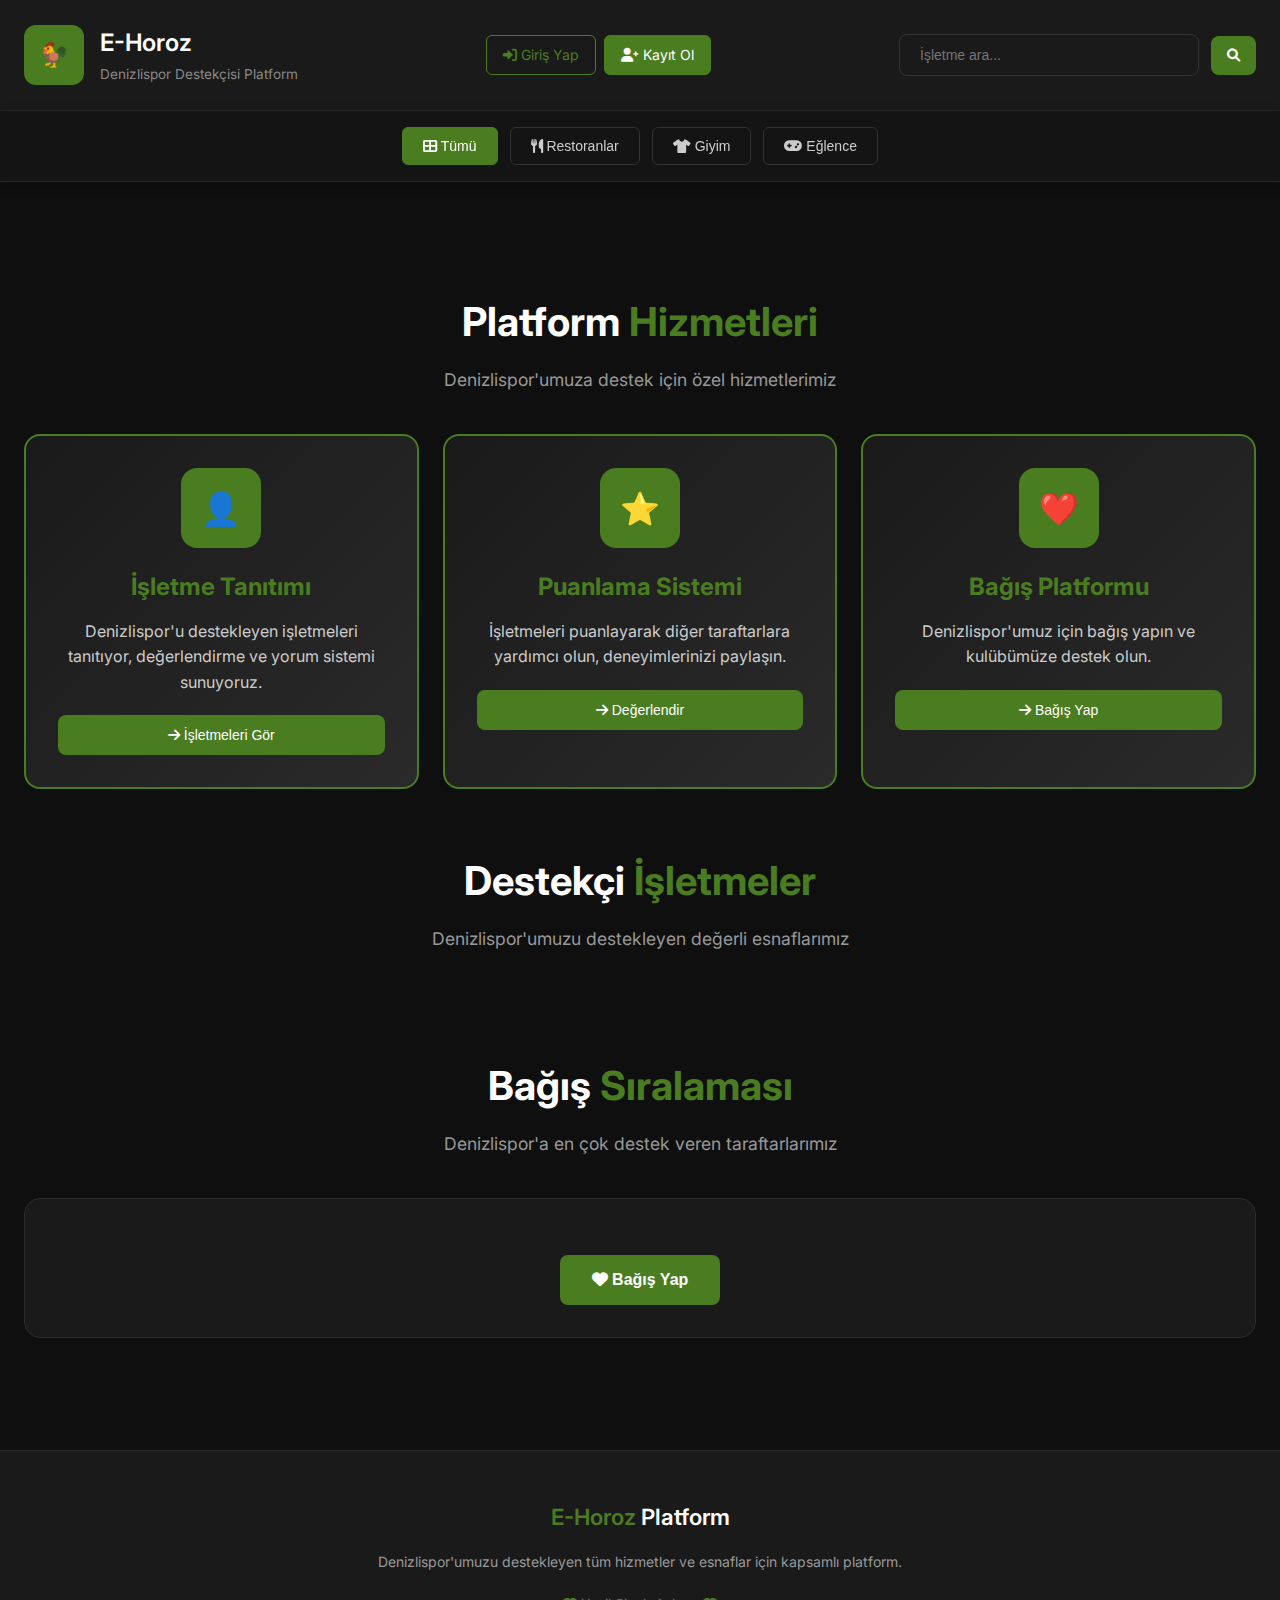
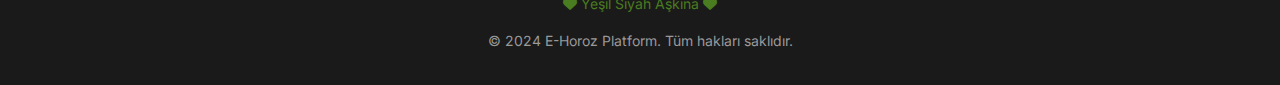
<file: pages/admin-panel.html>
<!DOCTYPE html>
<html lang="tr">
<head>
    <meta charset="UTF-8">
    <meta name="viewport" content="width=device-width, initial-scale=1.0">
    <title>Admin Panel - E-Horoz</title>
    <link rel="stylesheet" href="https://cdnjs.cloudflare.com/ajax/libs/font-awesome/6.0.0/css/all.min.css">
    <link href="https://fonts.googleapis.com/css2?family=Inter:wght@300;400;500;600;700&display=swap" rel="stylesheet">
    <link rel="stylesheet" href="../css/style.css">
</head>
<body>
    <div class="admin-container">
        <div class="admin-header">
            <div class="container">
                <div class="admin-header-content">
                    <div class="logo">
                        <div class="logo-container">🐓</div>
                        <div class="logo-text">
                            <h1>E-Horoz Admin</h1>
                            <p>Yönetim Paneli</p>
                        </div>
                    </div>
                    <div class="admin-nav">
                        <a href="../index.html" class="btn secondary">Ana Sayfaya Dön</a>
                        <a href="#" onclick="logout()" class="btn">Çıkış Yap</a>
                    </div>
                </div>
            </div>
        </div>

        <div class="admin-main">
            <div class="container">
                <div class="admin-tabs">
                    <button class="admin-tab-btn active" onclick="switchAdminTab('pending-users')">
                        <i class="fas fa-user-clock"></i> Bekleyen Kullanıcılar
                    </button>
                    <button class="admin-tab-btn" onclick="switchAdminTab('pending-businesses')">
                        <i class="fas fa-store"></i> Bekleyen İşletmeler
                    </button>
                    <button class="admin-tab-btn" onclick="switchAdminTab('pending-donations')">
                        <i class="fas fa-heart"></i> Bekleyen Bağışlar
                    </button>
                    <button class="admin-tab-btn" onclick="switchAdminTab('pending-changes')">
                        <i class="fas fa-edit"></i> Bekleyen Değişiklikler
                    </button>
                    <button class="admin-tab-btn" onclick="switchAdminTab('donation-ranking')">
                        <i class="fas fa-trophy"></i> Bağış Sıralaması
                    </button>
                    <button class="admin-tab-btn" onclick="switchAdminTab('settings')">
                        <i class="fas fa-cog"></i> Ayarlar
                    </button>
                </div>

                <!-- Bekleyen Kullanıcılar -->
                <div id="pending-users" class="admin-tab-content active">
                    <h2>Bekleyen Kullanıcı Onayları</h2>
                    <div id="pendingUsersList" class="admin-content-area">
                        <!-- Bekleyen kullanıcılar buraya yüklenecek -->
                    </div>
                </div>

                <!-- Bekleyen İşletmeler -->
                <div id="pending-businesses" class="admin-tab-content">
                    <h2>Bekleyen İşletme Onayları</h2>
                    <div id="pendingBusinessesList" class="admin-content-area">
                        <!-- Bekleyen işletmeler buraya yüklenecek -->
                    </div>
                </div>

                <!-- Bekleyen Bağışlar -->
                <div id="pending-donations" class="admin-tab-content">
                    <h2>Bekleyen Bağış Onayları</h2>
                    <div id="pendingDonationsList" class="admin-content-area">
                        <!-- Bekleyen bağışlar buraya yüklenecek -->
                    </div>
                </div>

                <!-- Bekleyen Değişiklikler -->
                <div id="pending-changes" class="admin-tab-content">
                    <h2>Bekleyen Kullanıcı Değişiklikleri</h2>
                    <div id="pendingChangesList" class="admin-content-area">
                        <!-- Bekleyen değişiklikler buraya yüklenecek -->
                    </div>
                </div>

                <!-- Bağış Sıralaması -->
                <div id="donation-ranking" class="admin-tab-content">
                    <h2>Bağış Sıralaması Yönetimi</h2>
                    <div class="admin-actions">
                        <button class="btn" onclick="sortDonations('amount')">Miktara Göre Sırala</button>
                        <button class="btn" onclick="sortDonations('date')">Tarihe Göre Sırala</button>
                        <button class="btn" onclick="resetDonations()">Sıralamayı Sıfırla</button>
                    </div>
                    <div id="donationRankingList" class="admin-content-area">
                        <!-- Bağış sıralaması buraya yüklenecek -->
                    </div>
                </div>

                <!-- Ayarlar -->
                <div id="settings" class="admin-tab-content">
                    <h2>Site Ayarları</h2>
                    <div class="settings-grid">
                        <div class="settings-card">
                            <h3><i class="fas fa-university"></i> IBAN Bilgileri</h3>
                            <form id="ibanForm">
                                <div class="form-group">
                                    <label>IBAN</label>
                                    <input type="text" class="form-control" name="iban" id="ibanInput" placeholder="TR00 0000 0000 0000 0000 0000 00">
                                </div>
                                <div class="form-group">
                                    <label>Banka Adı</label>
                                    <input type="text" class="form-control" name="bankName" id="bankNameInput" placeholder="Banka Adı">
                                </div>
                                <div class="form-group">
                                    <label>Hesap Sahibi</label>
                                    <input type="text" class="form-control" name="accountHolder" id="accountHolderInput" placeholder="Hesap Sahibi Adı">
                                </div>
                                <button type="submit" class="btn">
                                    <i class="fas fa-save"></i> IBAN Bilgilerini Kaydet
                                </button>
                            </form>
                        </div>
                        
                        <div class="settings-card">
                            <h3><i class="fas fa-chart-bar"></i> Platform İstatistikleri</h3>
                            <div class="stats-grid">
                                <div class="stat-item">
                                    <div class="stat-number" id="totalUsers">0</div>
                                    <div class="stat-label">Toplam Kullanıcı</div>
                                </div>
                                <div class="stat-item">
                                    <div class="stat-number" id="totalBusinesses">0</div>
                                    <div class="stat-label">Toplam İşletme</div>
                                </div>
                                <div class="stat-item">
                                    <div class="stat-number" id="totalDonations">0</div>
                                    <div class="stat-label">Toplam Bağış</div>
                                </div>
                                <div class="stat-item">
                                    <div class="stat-number" id="totalAmount">₺0</div>
                                    <div class="stat-label">Toplam Tutar</div>
                                </div>
                            </div>
                        </div>
                    </div>
                </div>
            </div>
        </div>
    </div>

    <!-- File Viewer Modal -->
    <div id="fileViewerModal" class="modal">
        <div class="modal-content">
            <div class="modal-header">
                <h2><i class="fas fa-file"></i> Dosya Görüntüleyici</h2>
                <span class="close" onclick="closeModal('fileViewerModal')">&times;</span>
            </div>
            <div class="modal-body">
                <div id="fileViewerContent">
                    <!-- Dosya içeriği buraya yüklenecek -->
                </div>
            </div>
        </div>
    </div>

    <script src="../js/admin.js"></script>
</body>
</html>
</file>
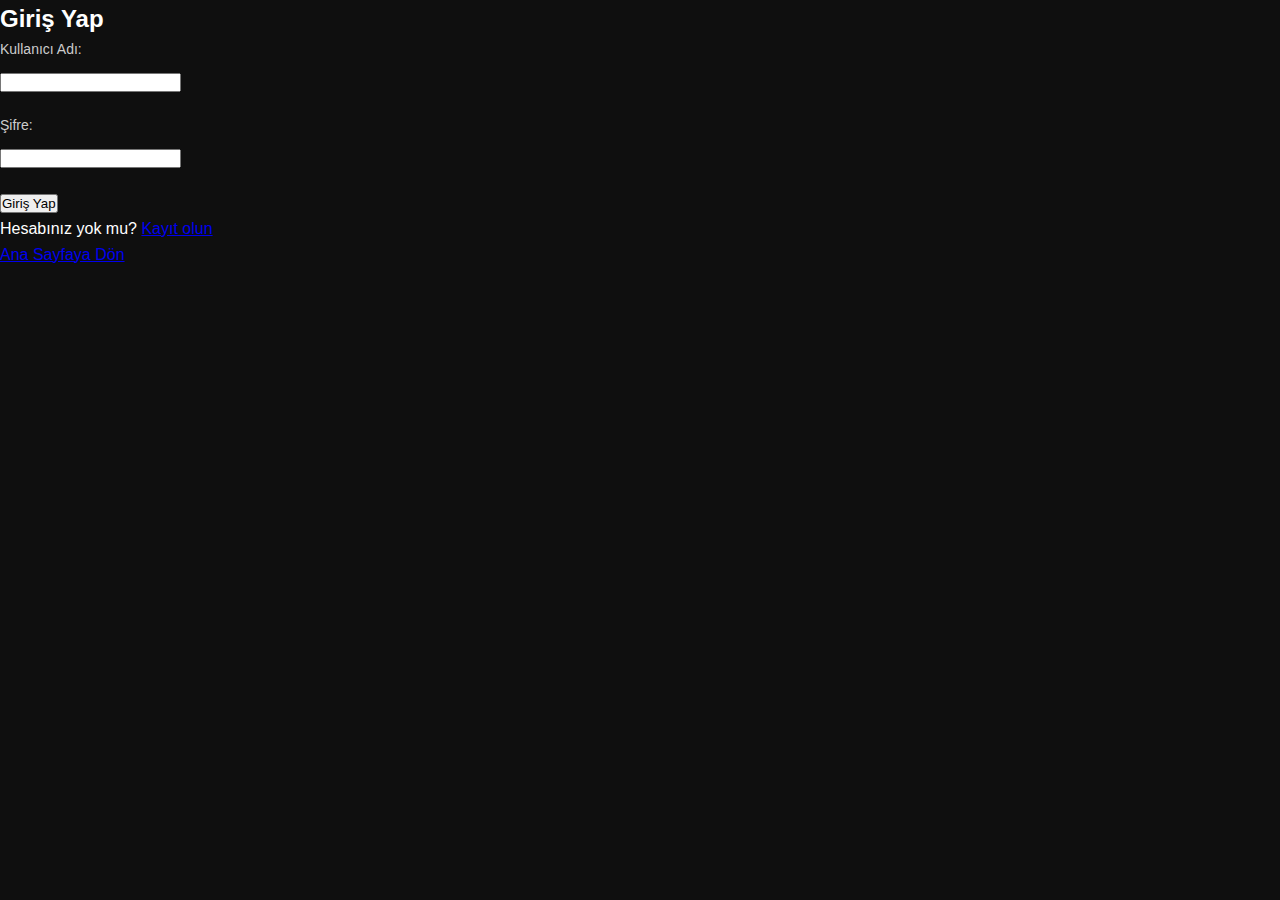
<file: pages/login.html>
<!DOCTYPE html>
<html lang="tr">
<head>
    <meta charset="UTF-8">
    <meta name="viewport" content="width=device-width, initial-scale=1.0">
    <title>Giriş - e-horoz</title>
    <link rel="stylesheet" href="../css/style.css">
</head>
<body>
    <div class="auth-container">
        <div class="auth-form">
            <h2>Giriş Yap</h2>
            <form id="loginForm">
                <div class="form-group">
                    <label for="username">Kullanıcı Adı:</label>
                    <input type="text" id="username" name="username" required>
                </div>
                <div class="form-group">
                    <label for="password">Şifre:</label>
                    <input type="password" id="password" name="password" required>
                </div>
                <button type="submit" class="submit-btn">Giriş Yap</button>
            </form>
            <p>Hesabınız yok mu? <a href="register.html">Kayıt olun</a></p>
            <a href="../index.html">Ana Sayfaya Dön</a>
        </div>
    </div>
    <script src="../js/auth.js"></script>
</body>
</html>
</file>
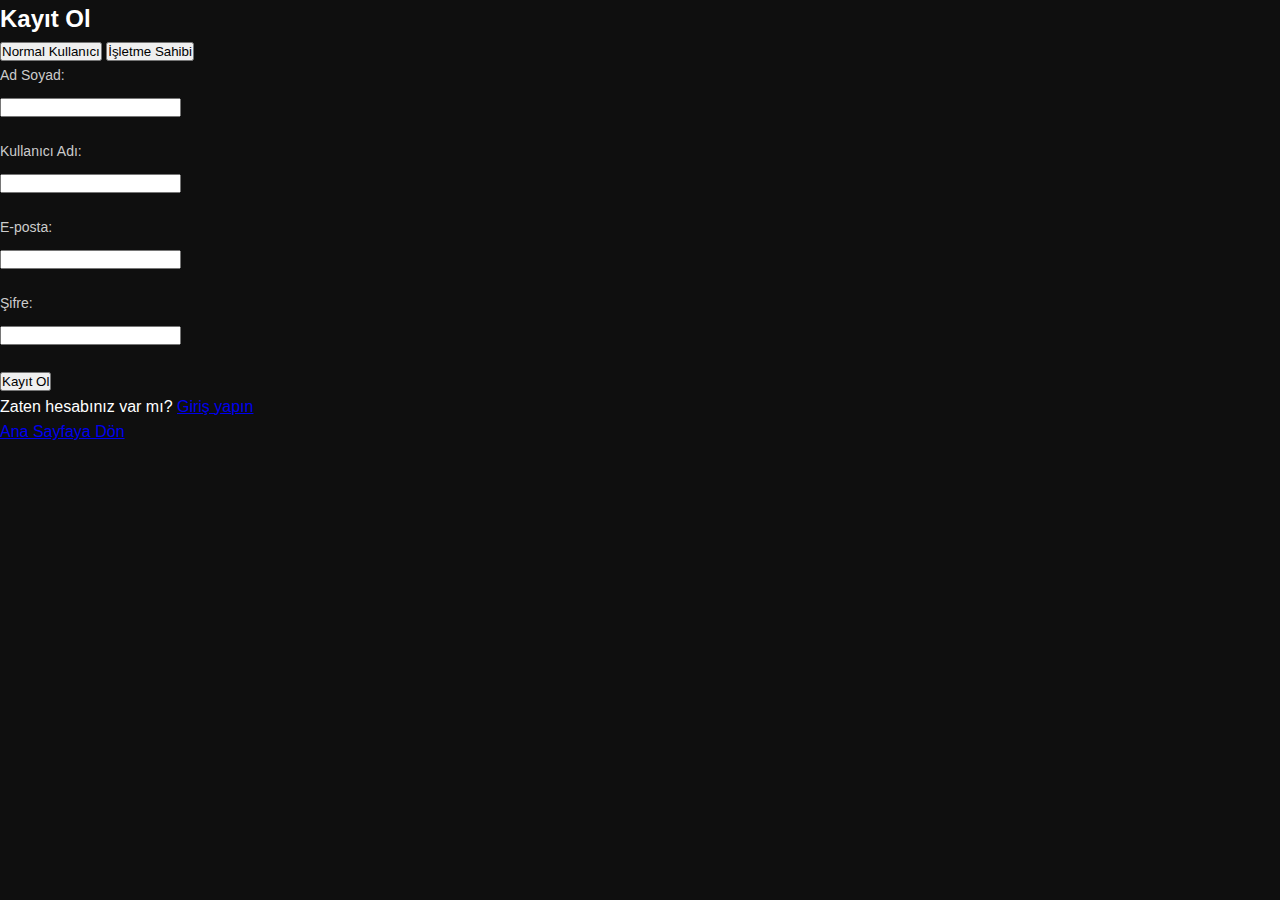
<file: pages/register.html>
<!DOCTYPE html>
<html lang="tr">
<head>
    <meta charset="UTF-8">
    <meta name="viewport" content="width=device-width, initial-scale=1.0">
    <title>Kayıt - e-horoz</title>
    <link rel="stylesheet" href="../css/style.css">
</head>
<body>
    <div class="auth-container">
        <div class="auth-form">
            <h2>Kayıt Ol</h2>
            <div class="role-selector">
                <button class="role-btn active" data-role="user">Normal Kullanıcı</button>
                <button class="role-btn" data-role="business">İşletme Sahibi</button>
            </div>
            
            <form id="registerForm">
                <div class="form-group">
                    <label for="name">Ad Soyad:</label>
                    <input type="text" id="name" name="name" required>
                </div>
                <div class="form-group">
                    <label for="username">Kullanıcı Adı:</label>
                    <input type="text" id="username" name="username" required>
                </div>
                <div class="form-group">
                    <label for="email">E-posta:</label>
                    <input type="email" id="email" name="email" required>
                </div>
                <div class="form-group">
                    <label for="password">Şifre:</label>
                    <input type="password" id="password" name="password" required>
                </div>
                
                <!-- Business Owner specific fields -->
                <div id="businessFields" class="business-fields" style="display: none;">
                    <div class="form-group">
                        <label for="businessName">İşletme Adı:</label>
                        <input type="text" id="businessName" name="businessName">
                    </div>
                    <div class="form-group">
                        <label for="supportProof">Destek Belgesi:</label>
                        <input type="file" id="supportProof" name="supportProof" accept="image/*,.pdf">
                        <small>Denizlispor'u desteklediğinizi gösteren belge (fiş, makbuz vb.)</small>
                    </div>
                </div>
                
                <button type="submit" class="submit-btn">Kayıt Ol</button>
            </form>
            <p>Zaten hesabınız var mı? <a href="login.html">Giriş yapın</a></p>
            <a href="../index.html">Ana Sayfaya Dön</a>
        </div>
    </div>
    <script src="../js/auth.js"></script>
</body>
</html>
</file>
<file: css/style.css>
* {
    margin: 0;
    padding: 0;
    box-sizing: border-box;
}

body {
    font-family: 'Inter', sans-serif;
    background-color: #0f0f0f;
    color: #ffffff;
    line-height: 1.6;
}

.container {
    max-width: 1400px;
    margin: 0 auto;
    padding: 0 24px;
}

/* Header */
header {
    background-color: #1a1a1a;
    padding: 24px 0;
    border-bottom: 1px solid #2a2a2a;
}

.header-content {
    display: flex;
    justify-content: space-between;
    align-items: center;
    flex-wrap: wrap;
    gap: 20px;
}

.logo {
    display: flex;
    align-items: center;
    gap: 16px;
}

.logo-container {
    width: 60px;
    height: 60px;
    background-color: #4a7c20;
    border-radius: 12px;
    display: flex;
    align-items: center;
    justify-content: center;
    font-size: 24px;
    color: white;
    font-weight: 700;
}

.logo-text h1 {
    color: #ffffff;
    font-size: 1.5rem;
    font-weight: 600;
}

.logo-text p {
    color: #888;
    font-size: 0.85rem;
    margin-top: 2px;
}

.search-container {
    display: flex;
    gap: 12px;
    align-items: center;
}

.search-box {
    padding: 12px 20px;
    border: 1px solid #333;
    background-color: #1a1a1a;
    color: white;
    border-radius: 8px;
    outline: none;
    width: 300px;
    font-size: 14px;
    transition: all 0.2s ease;
}

.search-box:focus {
    border-color: #4a7c20;
    box-shadow: 0 0 0 3px rgba(74, 124, 32, 0.1);
}

.search-btn {
    padding: 12px 16px;
    background-color: #4a7c20;
    color: white;
    border: none;
    border-radius: 8px;
    cursor: pointer;
    transition: all 0.2s ease;
}

.search-btn:hover {
    background-color: #5a9c30;
}

/* Auth Buttons */
.auth-buttons {
    display: flex;
    gap: 8px;
    align-items: center;
}

.auth-btn {
    padding: 8px 16px;
    border: 1px solid #4a7c20;
    background-color: transparent;
    color: #4a7c20;
    border-radius: 6px;
    cursor: pointer;
    transition: all 0.2s ease;
    font-size: 14px;
    text-decoration: none;
}

.auth-btn:hover {
    background-color: #4a7c20;
    color: white;
}

.auth-btn.register {
    background-color: #4a7c20;
    color: white;
}

.auth-btn.register:hover {
    background-color: #5a9c30;
}

.user-menu {
    position: relative;
}

.user-dropdown {
    position: absolute;
    top: 100%;
    right: 0;
    background: #1a1a1a;
    border: 1px solid #333;
    border-radius: 8px;
    padding: 10px 0;
    min-width: 200px;
    display: none;
    z-index: 1000;
}

.user-dropdown.show {
    display: block;
}

.dropdown-item {
    display: block;
    padding: 10px 20px;
    color: #ccc;
    text-decoration: none;
    transition: background 0.2s;
}

.dropdown-item:hover {
    background: #2a2a2a;
    color: white;
}

/* Navigation */
nav {
    background-color: #141414;
    padding: 16px 0;
    border-bottom: 1px solid #2a2a2a;
    position: sticky;
    top: 0;
    z-index: 1000;
    box-shadow: 0 2px 10px rgba(0,0,0,0.3);
}

.nav-container {
    display: flex;
    justify-content: center;
    flex-wrap: wrap;
    gap: 12px;
}

.nav-btn {
    padding: 10px 20px;
    background-color: transparent;
    color: #ccc;
    border: 1px solid #333;
    border-radius: 6px;
    cursor: pointer;
    transition: all 0.2s ease;
    font-size: 14px;
    font-weight: 500;
    white-space: nowrap;
}

.nav-btn:hover {
    background-color: #1a1a1a;
    color: #fff;
    border-color: #4a7c20;
}

.nav-btn.active {
    background-color: #4a7c20;
    border-color: #4a7c20;
    color: #ffffff;
}

/* Mobile Navigation */
.mobile-nav-toggle {
    display: none;
    background-color: #4a7c20;
    color: white;
    border: none;
    padding: 12px 16px;
    border-radius: 8px;
    cursor: pointer;
    font-size: 16px;
    margin: 0 auto;
}

.nav-dropdown {
    display: none;
    background-color: #1a1a1a;
    border: 1px solid #2a2a2a;
    border-radius: 8px;
    margin-top: 12px;
    overflow: hidden;
}

.nav-dropdown.show {
    display: block;
}

.nav-dropdown .nav-btn {
    display: block;
    width: 100%;
    text-align: left;
    border: none;
    border-bottom: 1px solid #2a2a2a;
    border-radius: 0;
    padding: 16px 20px;
}

.nav-dropdown .nav-btn:last-child {
    border-bottom: none;
}

/* Main Content */
main {
    padding: 48px 0;
}

.section-header {
    text-align: center;
    margin: 60px 0 40px 0;
}

.section-header h2 {
    font-size: 2.5rem;
    font-weight: 700;
    color: #ffffff;
    margin-bottom: 12px;
}

.section-header .highlight {
    color: #4a7c20;
}

.section-header p {
    font-size: 1.1rem;
    color: #999;
}

/* Service Grid */
.service-grid {
    display: grid;
    grid-template-columns: repeat(auto-fit, minmax(350px, 1fr));
    gap: 24px;
    margin-bottom: 60px;
}

.service-card {
    background: linear-gradient(135deg, #1a1a1a, #2a2a2a);
    border: 2px solid #4a7c20;
    border-radius: 16px;
    padding: 32px;
    text-align: center;
    transition: all 0.3s ease;
}

.service-card:hover {
    transform: translateY(-8px);
    box-shadow: 0 20px 40px rgba(74, 124, 32, 0.3);
}

.service-card .service-logo {
    width: 80px;
    height: 80px;
    background-color: #4a7c20;
    border-radius: 16px;
    display: flex;
    align-items: center;
    justify-content: center;
    font-size: 32px;
    color: white;
    margin: 0 auto 20px;
}

.service-card h3 {
    color: #4a7c20;
    font-size: 1.5rem;
    margin-bottom: 12px;
}

.service-card p {
    color: #ccc;
    margin-bottom: 20px;
}

.service-btn {
    background-color: #4a7c20;
    color: white;
    padding: 12px 24px;
    border: none;
    border-radius: 8px;
    cursor: pointer;
    font-size: 14px;
    font-weight: 500;
    transition: all 0.2s ease;
    width: 100%;
}

.service-btn:hover {
    background-color: #5a9c30;
}

/* Category Showcase */
.category-showcase {
    display: grid;
    grid-template-columns: repeat(auto-fit, minmax(300px, 1fr));
    gap: 24px;
    margin-bottom: 60px;
}

.category-large-card {
    background: linear-gradient(135deg, #1a1a1a, #2a2a2a);
    border: 2px solid #4a7c20;
    border-radius: 16px;
    padding: 40px;
    text-align: center;
    cursor: pointer;
    transition: all 0.3s ease;
    position: relative;
}

.category-large-card:hover {
    transform: translateY(-8px);
    box-shadow: 0 20px 40px rgba(74, 124, 32, 0.3);
}

.category-icon {
    font-size: 4rem;
    margin-bottom: 20px;
}

.category-large-card h3 {
    color: #4a7c20;
    font-size: 1.8rem;
    margin-bottom: 12px;
}

.category-large-card p {
    color: #ccc;
    font-size: 1.1rem;
}

.category-count {
    position: absolute;
    top: 20px;
    right: 20px;
    background-color: #4a7c20;
    color: white;
    padding: 8px 12px;
    border-radius: 20px;
    font-weight: bold;
    font-size: 0.9rem;
}

/* Business Grid */
.business-grid {
    display: grid;
    grid-template-columns: repeat(auto-fit, minmax(380px, 1fr));
    gap: 24px;
}

.business-card {
    background-color: #1a1a1a;
    border-radius: 16px;
    padding: 28px;
    border: 1px solid #2a2a2a;
    transition: all 0.3s ease;
    cursor: pointer;
}

.business-card:hover {
    transform: translateY(-4px);
    border-color: #4a7c20;
    box-shadow: 0 20px 40px rgba(0,0,0,0.3);
}

.business-header {
    display: flex;
    align-items: center;
    gap: 16px;
    margin-bottom: 20px;
}

.business-logo {
    width: 64px;
    height: 64px;
    background-color: #4a7c20;
    border-radius: 12px;
    display: flex;
    align-items: center;
    justify-content: center;
    font-size: 24px;
    color: white;
    object-fit: cover;
}

.business-info h3 {
    color: #ffffff;
    font-size: 1.3rem;
    font-weight: 600;
    margin-bottom: 6px;
}

.business-info-tags {
    display: flex;
    gap: 10px;
    align-items: center;
    flex-wrap: wrap;
}

.category-tag {
    background-color: rgba(74, 124, 32, 0.15);
    color: #4a7c20;
    padding: 4px 12px;
    border-radius: 16px;
    font-size: 0.8rem;
    font-weight: 500;
    border: 1px solid rgba(74, 124, 32, 0.3);
}

.rating-preview {
    display: flex;
    align-items: center;
    gap: 5px;
    font-size: 0.9rem;
}

.rating-preview .stars {
    color: #ffd700;
}

.rating-preview .score {
    color: #4a7c20;
    font-weight: 600;
}

.rating-preview .count {
    color: #999;
}

.business-details {
    margin: 20px 0;
}

.detail-item {
    display: flex;
    align-items: center;
    gap: 12px;
    margin: 10px 0;
    color: #ccc;
    font-size: 14px;
}

.detail-item i {
    color: #4a7c20;
    width: 16px;
    font-size: 14px;
}

.phone-number {
    color: #ccc;
    text-decoration: none;
    transition: color 0.2s ease;
    font-weight: 500;
}

.phone-number:hover {
    color: #4a7c20;
}

.social-links {
    display: flex;
    gap: 8px;
    margin: 20px 0;
}

.social-link {
    display: flex;
    align-items: center;
    justify-content: center;
    width: 36px;
    height: 36px;
    background-color: #2a2a2a;
    color: #ccc;
    border-radius: 8px;
    text-decoration: none;
    transition: all 0.2s ease;
    font-size: 14px;
}

.social-link:hover {
    background-color: #4a7c20;
    color: white;
}

.view-details-btn {
    width: 100%;
    padding: 12px;
    background-color: #4a7c20;
    color: white;
    border: none;
    border-radius: 8px;
    cursor: pointer;
    font-size: 14px;
    font-weight: 500;
    transition: all 0.2s ease;
}

.view-details-btn:hover {
    background-color: #5a9c30;
}

/* Leaderboard */
.leaderboard-container {
    background-color: #1a1a1a;
    border-radius: 16px;
    padding: 32px;
    border: 1px solid #2a2a2a;
    text-align: center;
}

.leaderboard {
    margin-bottom: 24px;
}

.donor-item {
    display: flex;
    justify-content: space-between;
    align-items: center;
    padding: 16px;
    background-color: #2a2a2a;
    border-radius: 8px;
    margin-bottom: 12px;
}

.donor-rank {
    color: #ffd700;
    font-weight: bold;
    font-size: 1.2rem;
    width: 50px;
}

.donor-name {
    flex-grow: 1;
    text-align: left;
    margin-left: 20px;
    color: #ccc;
}

.donor-amount {
    color: #4a7c20;
    font-weight: bold;
    font-size: 1.1rem;
}

.donate-btn {
    background-color: #4a7c20;
    color: white;
    padding: 16px 32px;
    border: none;
    border-radius: 8px;
    cursor: pointer;
    font-size: 16px;
    font-weight: 600;
    transition: all 0.2s ease;
}

.donate-btn:hover {
    background-color: #5a9c30;
}

/* Modal Styles */
.modal {
    display: none;
    position: fixed;
    z-index: 2000;
    left: 0;
    top: 0;
    width: 100%;
    height: 100%;
    background-color: rgba(0,0,0,0.8);
    backdrop-filter: blur(5px);
    overflow-y: auto;
    padding: 10px;
}

.modal-content {
    background-color: #1a1a1a;
    margin: 20px auto;
    padding: 0;
    border: 1px solid #333;
    border-radius: 16px;
    width: 100%;
    max-width: 500px;
    position: relative;
}

.business-detail-modal .modal-content {
    max-width: 800px;
}

.modal-header {
    background: linear-gradient(135deg, #4a7c20, #5a9c30);
    padding: 20px;
    border-radius: 16px 16px 0 0;
    display: flex;
    justify-content: space-between;
    align-items: center;
}

.modal-header h2 {
    color: white;
    font-size: 1.4rem;
    font-weight: 600;
}

.close {
    color: white;
    font-size: 28px;
    font-weight: bold;
    cursor: pointer;
    transition: color 0.2s;
}

.close:hover {
    color: #ccc;
}

.modal-body {
    padding: 30px;
    max-height: 70vh;
    overflow-y: auto;
}

/* Tab Container */
.tab-container {
    display: flex;
    border-bottom: 1px solid #333;
    margin-bottom: 20px;
}

.tab-btn {
    flex: 1;
    padding: 12px 20px;
    background: transparent;
    color: #ccc;
    border: none;
    cursor: pointer;
    transition: all 0.2s;
    font-size: 14px;
}

.tab-btn.active {
    color: #4a7c20;
    border-bottom: 2px solid #4a7c20;
}

.tab-content {
    display: none;
}

.tab-content.active {
    display: block;
}

/* Form Styles */
.form-group {
    margin-bottom: 20px;
}

.form-group label {
    display: block;
    margin-bottom: 8px;
    color: #ccc;
    font-size: 14px;
    font-weight: 500;
}

.form-control {
    width: 100%;
    padding: 12px 16px;
    background-color: #2a2a2a;
    border: 1px solid #444;
    border-radius: 8px;
    color: white;
    font-size: 14px;
    transition: border-color 0.2s;
}

.form-control:focus {
    outline: none;
    border-color: #4a7c20;
    box-shadow: 0 0 0 3px rgba(74, 124, 32, 0.1);
}

.form-row {
    display: flex;
    gap: 15px;
}

.form-row .form-group {
    flex: 1;
}

.btn {
    width: 100%;
    padding: 12px 20px;
    background-color: #4a7c20;
    color: white;
    border: none;
    border-radius: 8px;
    cursor: pointer;
    font-size: 16px;
    font-weight: 500;
    transition: all 0.2s ease;
    margin-top: 10px;
}

.btn:hover {
    background-color: #5a9c30;
}

.btn.secondary {
    background-color: #333;
    color: #ccc;
}

.btn.secondary:hover {
    background-color: #444;
}

/* Donation Amounts */
.donation-amounts {
    display: grid;
    grid-template-columns: repeat(3, 1fr);
    gap: 10px;
    margin-bottom: 20px;
}

.amount-btn {
    padding: 15px 10px;
    background-color: #2a2a2a;
    border: 2px solid #444;
    border-radius: 8px;
    color: white;
    cursor: pointer;
    transition: all 0.2s;
    text-align: center;
    font-weight: 500;
}

.amount-btn:hover,
.amount-btn.active {
    border-color: #4a7c20;
    background-color: rgba(74, 124, 32, 0.2);
    color: #4a7c20;
}

/* Bank Info */
.bank-info {
    background-color: #2a2a2a;
    padding: 20px;
    border-radius: 8px;
    margin: 15px 0;
}

.bank-info h4 {
    color: #4a7c20;
    margin-bottom: 15px;
}

.bank-detail {
    display: flex;
    justify-content: space-between;
    align-items: center;
    margin-bottom: 10px;
    padding-bottom: 10px;
    border-bottom: 1px solid #444;
}

.bank-detail:last-child {
    border-bottom: none;
}

.copy-btn {
    background-color: #4a7c20;
    color: white;
    border: none;
    padding: 5px 10px;
    border-radius: 4px;
    cursor: pointer;
    font-size: 12px;
}

.copy-btn:hover {
    background-color: #5a9c30;
}

.payment-instructions {
    background-color: #2a2a2a;
    padding: 15px;
    border-radius: 8px;
    margin: 15px 0;
}

.payment-instructions h5 {
    color: #4a7c20;
    margin-bottom: 10px;
}

.payment-instructions ol {
    color: #ccc;
    padding-left: 20px;
}

.payment-instructions li {
    margin-bottom: 5px;
}

/* Business Detail Modal */
.business-detail-header {
    text-align: center;
    margin-bottom: 30px;
}

.business-detail-logo {
    width: 100px;
    height: 100px;
    background-color: #4a7c20;
    border-radius: 20px;
    display: flex;
    align-items: center;
    justify-content: center;
    font-size: 40px;
    color: white;
    margin: 0 auto 20px;
}

.business-rating {
    display: flex;
    align-items: center;
    justify-content: center;
    gap: 10px;
    margin: 15px 0;
}

.stars {
    color: #ffd700;
    font-size: 18px;
}

.rating-score {
    font-size: 1.2rem;
    font-weight: 600;
    color: #4a7c20;
}

.rating-count {
    color: #999;
    font-size: 0.9rem;
}

.business-tabs {
    display: flex;
    border-bottom: 1px solid #333;
    margin-bottom: 25px;
    overflow-x: auto;
}

.business-tab-btn {
    padding: 12px 20px;
    background: transparent;
    color: #ccc;
    border: none;
    cursor: pointer;
    transition: all 0.2s;
    font-size: 14px;
    white-space: nowrap;
    border-bottom: 2px solid transparent;
}

.business-tab-btn.active {
    color: #4a7c20;
    border-bottom-color: #4a7c20;
}

.business-tab-content {
    display: none;
}

.business-tab-content.active {
    display: block;
}

.business-description {
    background-color: #2a2a2a;
    padding: 20px;
    border-radius: 12px;
    margin-bottom: 20px;
}

.business-description h4 {
    color: #4a7c20;
    margin-bottom: 10px;
}

/* Photo Gallery */
.photo-gallery {
    display: grid;
    grid-template-columns: repeat(auto-fit, minmax(150px, 1fr));
    gap: 15px;
    margin-bottom: 20px;
}

.photo-item {
    aspect-ratio: 1;
    background: linear-gradient(45deg, #2a2a2a, #1a1a1a);
    border-radius: 12px;
    display: flex;
    align-items: center;
    justify-content: center;
    color: #666;
    font-size: 24px;
    cursor: pointer;
    transition: all 0.3s ease;
    overflow: hidden;
}

.photo-item img {
    width: 100%;
    height: 100%;
    object-fit: cover;
}

.photo-item:hover {
    transform: scale(1.05);
    border: 2px solid #4a7c20;
}

/* Reviews Section */
.reviews-section {
    margin-top: 20px;
}

.add-review-section {
    background-color: #2a2a2a;
    padding: 20px;
    border-radius: 12px;
    margin-bottom: 20px;
}

.star-rating {
    display: flex;
    gap: 5px;
    margin: 15px 0;
    justify-content: center;
}

.star-rating .star {
    font-size: 2rem;
    cursor: pointer;
    transition: all 0.3s ease;
    color: #666;
}

.star-rating .star:hover,
.star-rating .star.active {
    color: #ffd700;
    transform: scale(1.1);
}

.review-item {
    background-color: #2a2a2a;
    padding: 15px;
    border-radius: 8px;
    margin-bottom: 15px;
}

.review-header {
    display: flex;
    justify-content: space-between;
    align-items: center;
    margin-bottom: 8px;
}

.reviewer-name {
    font-weight: 600;
    color: #4a7c20;
}

.review-date {
    color: #999;
    font-size: 0.85rem;
}

.review-rating {
    color: #ffd700;
    margin-bottom: 8px;
}

.review-text {
    color: #ccc;
    line-height: 1.5;
}

/* Discount Section */
.discount-section {
    background: linear-gradient(135deg, #4a7c20, #5a9c30);
    padding: 20px;
    border-radius: 12px;
    text-align: center;
    margin-bottom: 20px;
}

.discount-box {
    background-color: rgba(255,255,255,0.1);
    border: 2px dashed rgba(255,255,255,0.3);
    border-radius: 8px;
    padding: 20px;
    cursor: pointer;
    transition: all 0.3s ease;
}

.discount-box:hover {
    background-color: rgba(255,255,255,0.2);
    transform: scale(1.02);
}

.gift-icon {
    font-size: 48px;
    margin-bottom: 10px;
    animation: bounce 2s infinite;
}

@keyframes bounce {
    0%, 20%, 50%, 80%, 100% { transform: translateY(0); }
    40% { transform: translateY(-10px); }
    60% { transform: translateY(-5px); }
}

.discount-revealed {
    background: linear-gradient(135deg, #ffd700, #ffed4a);
    color: #333;
    padding: 15px;
    border-radius: 8px;
    font-weight: bold;
    font-size: 1.2rem;
}

#discountCode {
    font-size: 2rem;
    letter-spacing: 3px;
    margin: 10px 0;
    font-family: 'Courier New', monospace;
}

/* Success Message */
.success-message {
    text-align: center;
    padding: 30px;
    color: #4a7c20;
}

.success-message i {
    font-size: 48px;
    margin-bottom: 15px;
    display: block;
}

/* Footer */
footer {
    background-color: #1a1a1a;
    padding: 48px 0 24px;
    margin-top: 64px;
    border-top: 1px solid #2a2a2a;
}

.footer-content {
    text-align: center;
}

.footer-content h3 {
    color: #ffffff;
    margin-bottom: 16px;
    font-size: 1.4rem;
    font-weight: 600;
}

.footer-content .highlight {
    color: #4a7c20;
}

.footer-content p {
    color: #999;
    margin-bottom: 8px;
    font-size: 14px;
}

/* Utility Classes */
.hidden {
    display: none;
}

.no-results {
    grid-column: 1/-1;
    text-align: center;
    padding: 60px 20px;
    color: #666;
}

.no-results i {
    font-size: 3rem;
    margin-bottom: 20px;
    color: #4a7c20;
}

.no-results h3 {
    font-size: 1.3rem;
    margin-bottom: 8px;
    color: #ccc;
}

.no-results p {
    font-size: 1rem;
}

/* Toast Messages */
.toast {
    position: fixed;
    top: 20px;
    right: 20px;
    background: #4a7c20;
    color: white;
    padding: 15px 20px;
    border-radius: 8px;
    box-shadow: 0 4px 12px rgba(0,0,0,0.3);
    z-index: 3000;
    transform: translateX(400px);
    transition: transform 0.3s ease;
}

.toast.show {
    transform: translateX(0);
}

.toast.error {
    background: #dc3545;
}

.toast.success {
    background: #4a7c20;
}

.toast.warning {
    background: #ffc107;
    color: #333;
}

/* Mobile Responsive */
@media (max-width: 768px) {
    .container {
        padding: 0 16px;
    }
    
    .header-content {
        flex-direction: column;
        text-align: center;
    }
    
    .search-box {
        width: 100%;
        max-width: 280px;
    }
    
    .logo-text h1 {
        font-size: 1.2rem;
    }
    
    .logo-text p {
        font-size: 0.8rem;
    }
    
    .auth-buttons {
        order: -1;
        width: 100%;
        justify-content: center;
        margin-bottom: 16px;
    }
    
    .nav-container {
        display: none;
    }
    
    .mobile-nav-toggle {
        display: block;
    }
    
    nav {
        padding: 12px 0;
    }
    
    .section-header h2 {
        font-size: 1.8rem;
    }
    
    .section-header p {
        font-size: 1rem;
    }
    
    .service-grid,
    .business-grid,
    .category-showcase {
        grid-template-columns: 1fr;
        gap: 20px;
    }
    
    .business-card {
        padding: 20px;
    }
    
    .business-logo {
        width: 56px;
        height: 56px;
        font-size: 20px;
    }
    
    .business-info h3 {
        font-size: 1.1rem;
    }
    
    main {
        padding: 32px 0;
    }
    
    .modal {
        padding: 5px;
    }
    
    .modal-content {
        margin: 10px auto;
    }
    
    .modal-body {
        padding: 20px;
        max-height: 75vh;
    }
    
    .donation-amounts {
        grid-template-columns: repeat(2, 1fr);
    }
    
    .form-row {
        flex-direction: column;
    }
    
    .business-tabs {
        flex-wrap: wrap;
    }
    
    .business-tab-btn {
        flex: 1;
        min-width: 120px;
    }
    
    .photo-gallery {
        grid-template-columns: repeat(2, 1fr);
    }
    
    .leaderboard-container {
        padding: 20px;
    }
    
    .donor-item {
        padding: 12px;
    }
    
    .donor-name {
        font-size: 0.9rem;
        margin-left: 10px;
    }
}

@media (max-width: 480px) {
    .logo-container {
        width: 50px;
        height: 50px;
        font-size: 20px;
    }
    
    .logo-text h1 {
        font-size: 1.1rem;
    }
    
    .search-container {
        width: 100%;
    }
    
    .search-box {
        flex: 1;
        min-width: 0;
    }
    
    .section-header h2 {
        font-size: 1.6rem;
    }
    
    .business-card {
        padding: 16px;
    }
    
    .business-header {
        gap: 12px;
    }
    
    .modal-body {
        padding: 15px;
    }
    
    .category-large-card {
        padding: 24px;
    }
    
    .category-icon {
        font-size: 3rem;
    }
    
    .service-card {
        padding: 24px;
    }
    
    .donation-amounts {
        grid-template-columns: 1fr;
    }
}
</file>
